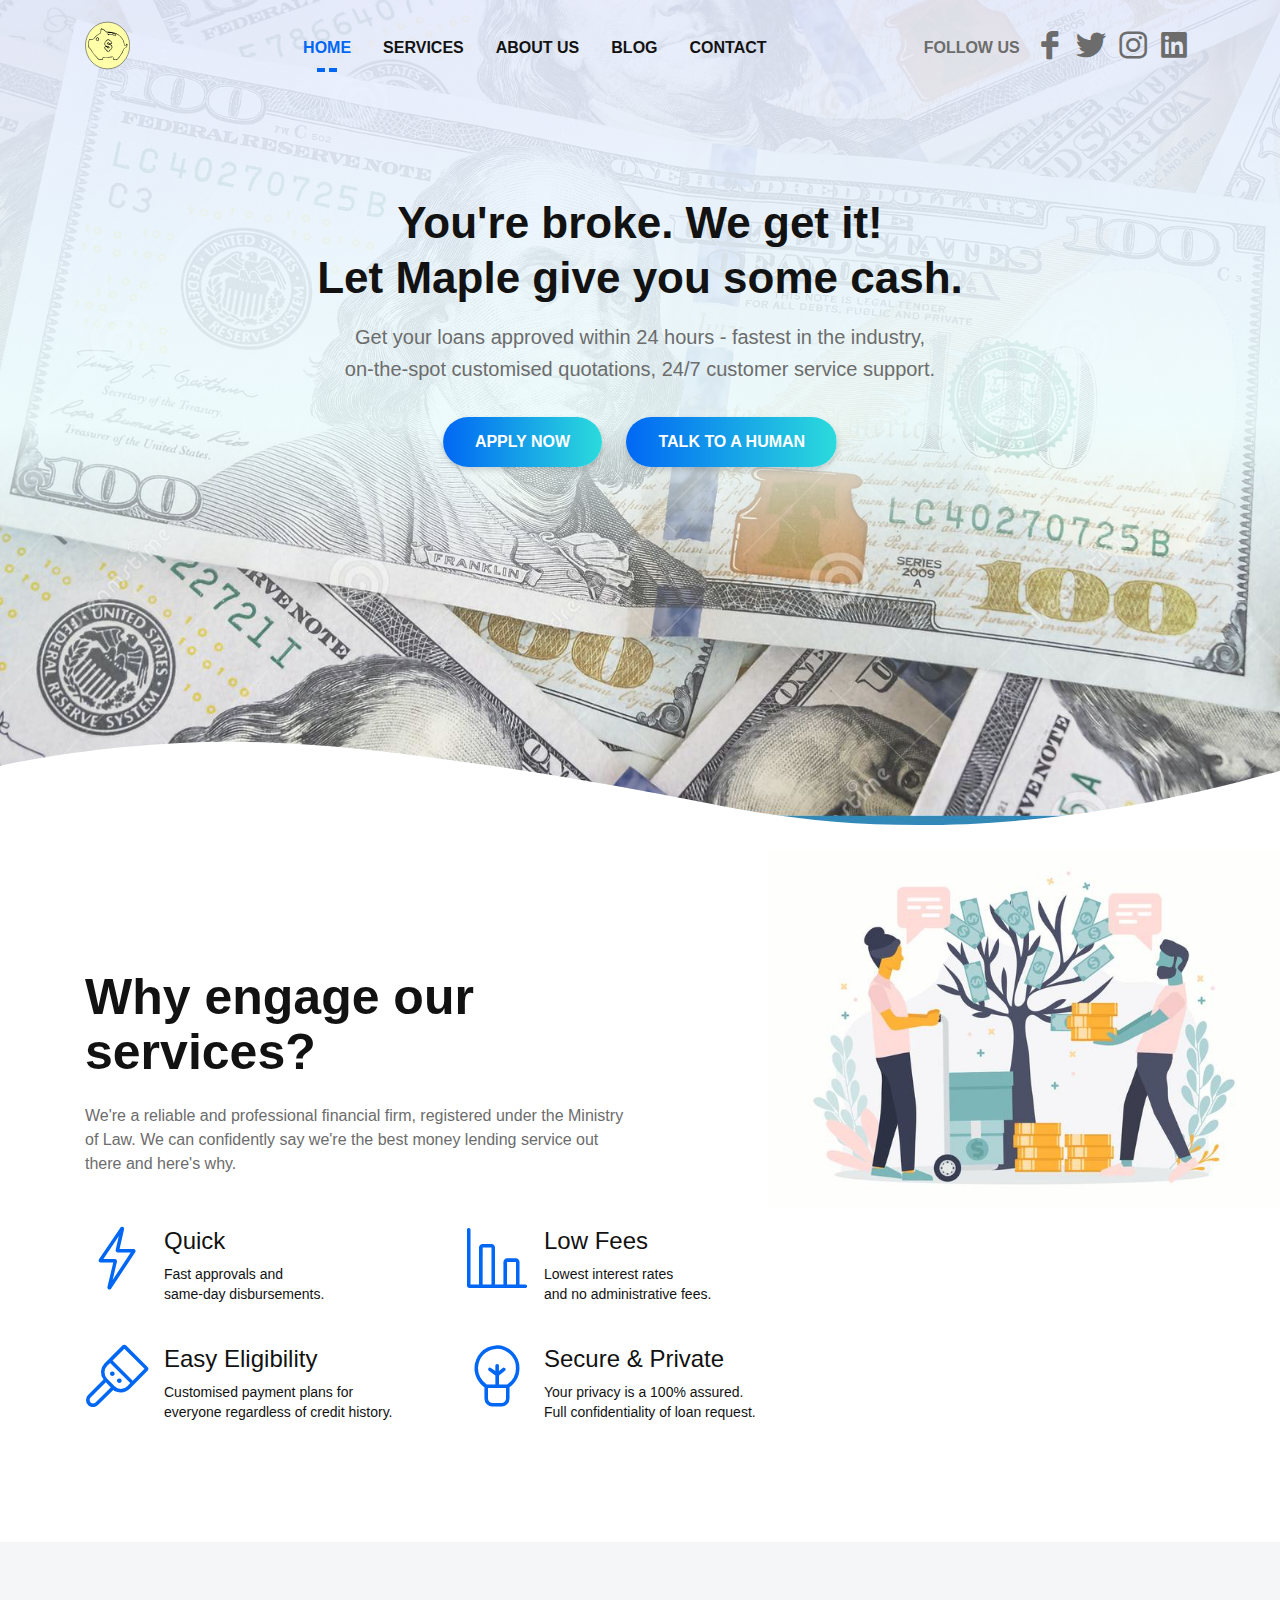
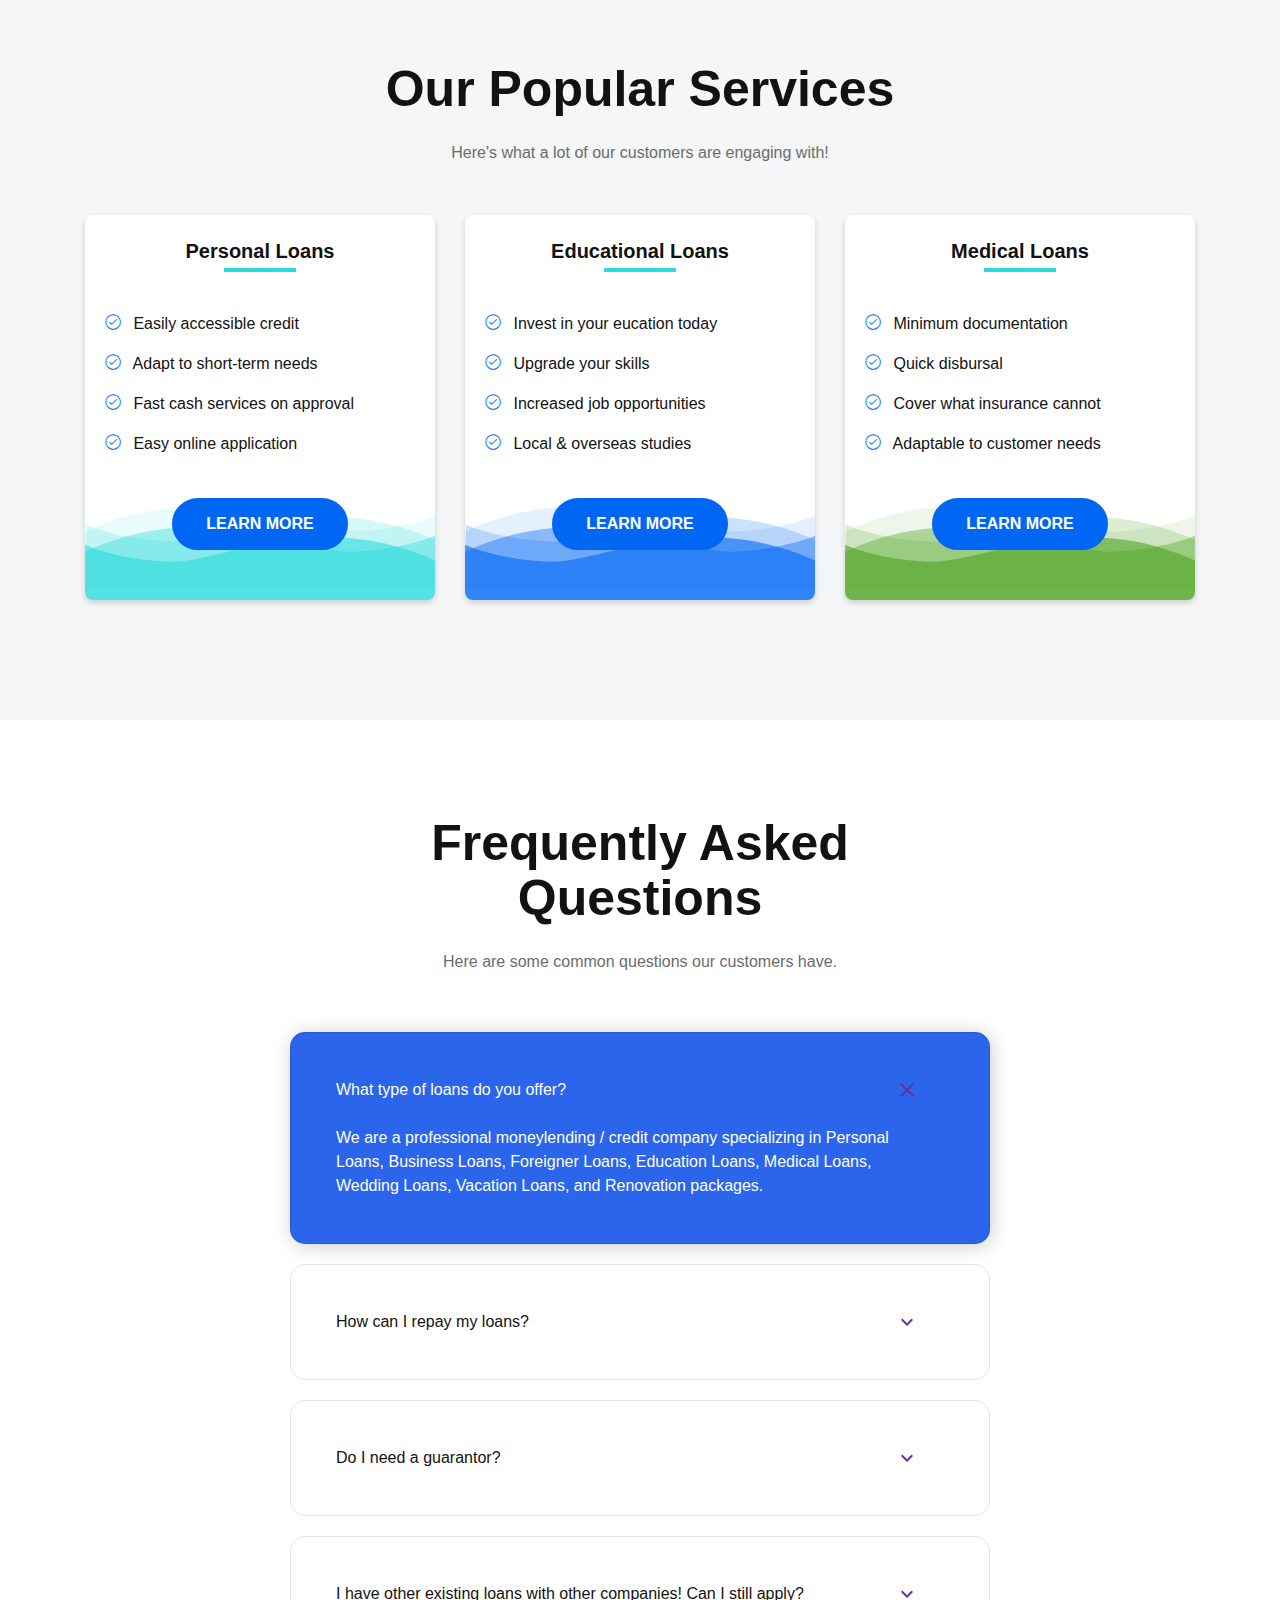
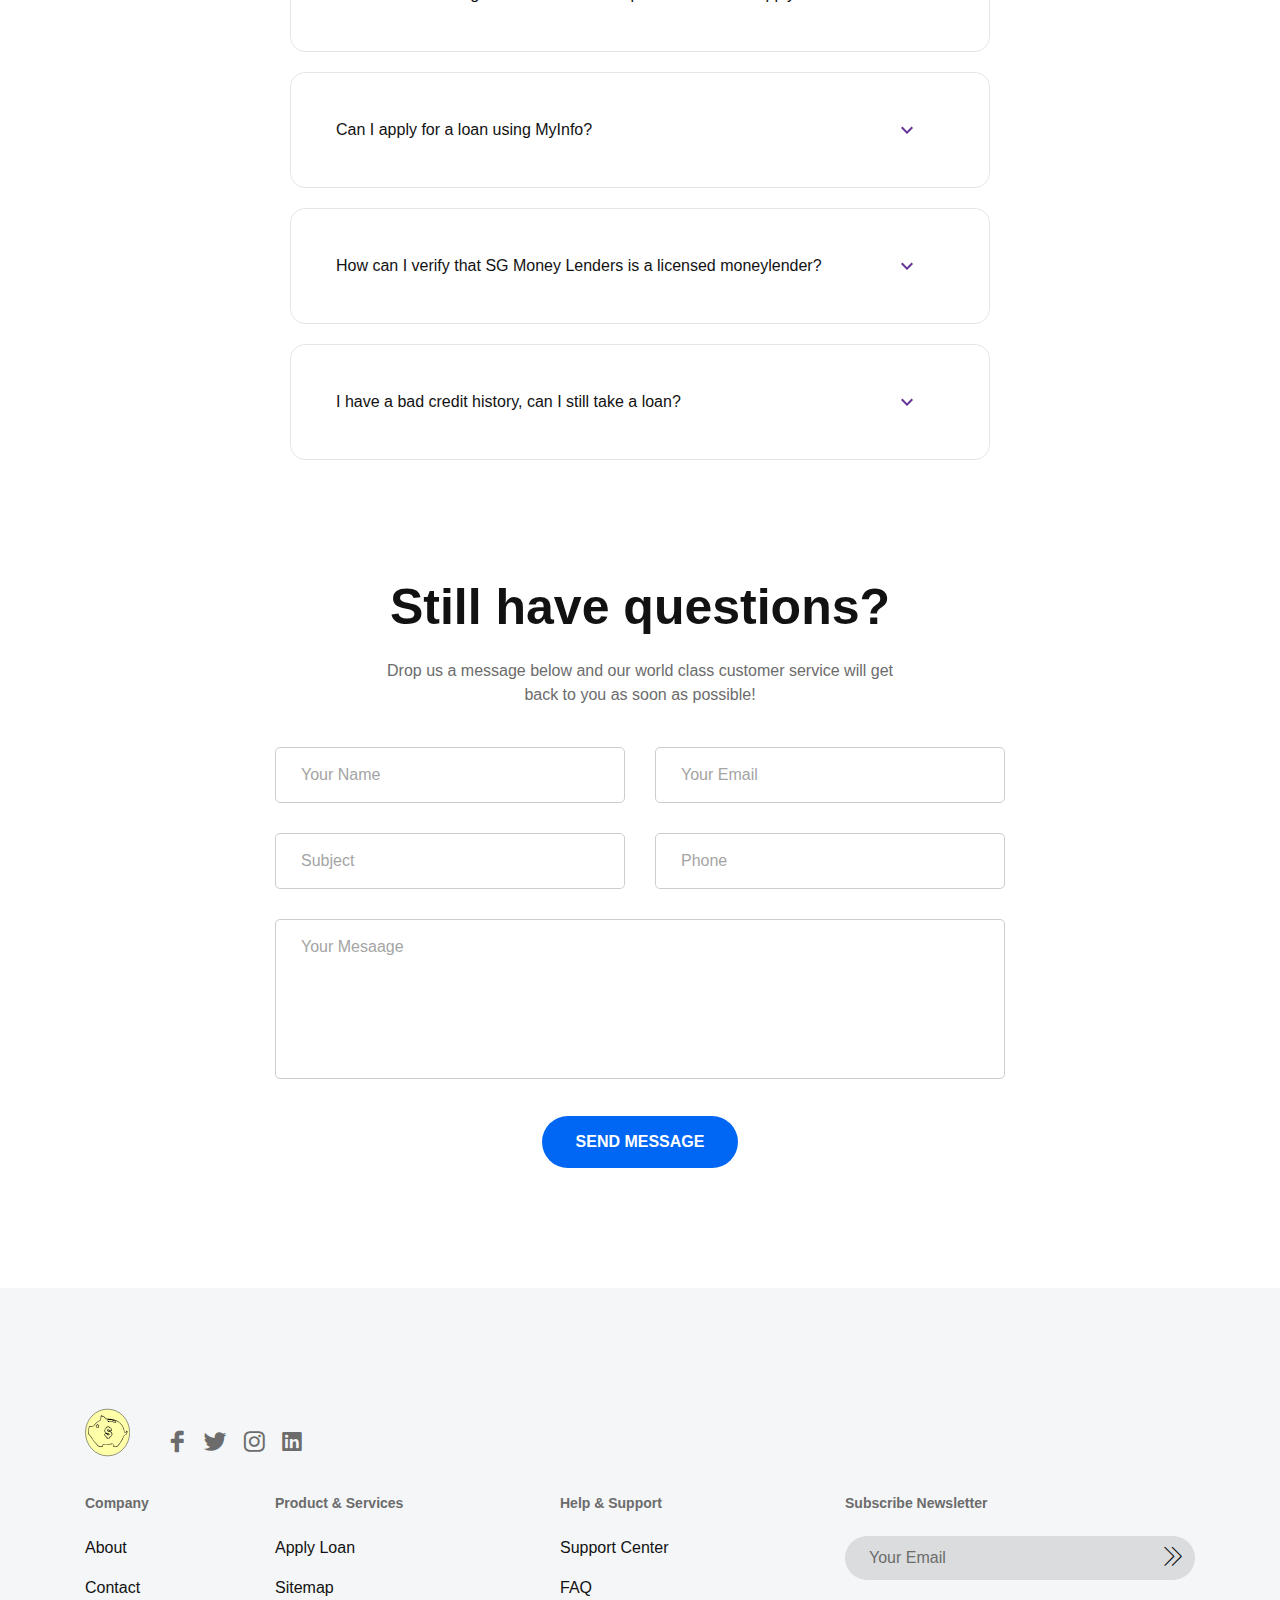
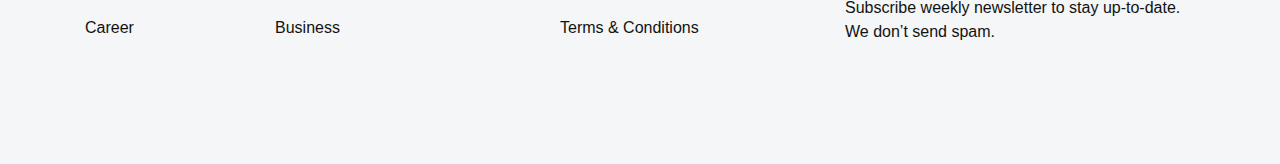
<file: index.html>
<!doctype html>
<html lang="en">

<!-- Copyright Swapnil Bapat 2023 -->
<!-- Visit 'github.com/swapsmax/sg-money-lender' for latest project files. -->

<head>

    <!--====== Required meta tags ======-->
    <meta charset="utf-8">
    <meta http-equiv="x-ua-compatible" content="ie=edge">
    <meta name="description" content="">
    <meta name="viewport" content="width=device-width, initial-scale=1, shrink-to-fit=yes">

    <!--====== Title ======-->
    <title>Maple Lending</title>

    <!--====== Favicon Icon ======-->
    <link rel="shortcut icon" href="assets/images/logo.svg" type="image/svg">

    <!--====== Bootstrap css ======-->
    <link rel="stylesheet" href="assets/css/bootstrap.min.css">

    <!--====== Line Icons css ======-->
    <link rel="stylesheet" href="assets/css/LineIcons.css">

    <!--====== Magnific Popup css ======-->
    <link rel="stylesheet" href="assets/css/magnific-popup.css">

    <!--====== Default css ======-->
    <link rel="stylesheet" href="assets/css/default.css">

    <!--====== Style css ======-->
    <link rel="stylesheet" href="assets/css/style.css">


</head>

<body>

    <!--====== HEADER PART START ======-->

    <header class="header-area">
        <div class="navgition navgition-transparent">
            <div class="container">
                <div class="row">
                    <div class="col-lg-12">
                        <nav class="navbar navbar-expand-lg">
                            <a class="navbar-brand" href="#">
                                <img src="assets/images/logo1.svg" alt="Logo" width="45" height="40%">
                            </a>

                            <button class="navbar-toggler" type="button" data-toggle="collapse" data-target="#navbarOne" aria-controls="navbarOne" aria-expanded="false" aria-label="Toggle navigation">
                                <span class="toggler-icon"></span>
                                <span class="toggler-icon"></span>
                                <span class="toggler-icon"></span>
                            </button>

                            <div class="collapse navbar-collapse sub-menu-bar" id="navbarOne">
                                <ul class="navbar-nav m-auto">
                                    <li class="nav-item active">
                                        <a class="page-scroll" href="#home">HOME</a>
                                    </li>
                                    <li class="nav-item">
                                        <a class="page-scroll" href="services.html">SERVICES</a>
                                    </li>
                                    <li class="nav-item">
                                        <a class="page-scroll" href="#aboutus">ABOUT US</a>
                                    </li>
                                    <li class="nav-item">
                                        <a class="page-scroll" href="blog.html">BLOG</a>
                                    </li>
                                    <li class="nav-item">
                                        <a class="page-scroll" href="#contacts">CONTACT</a>
                                    </li>
                                    
                                </ul>
                            </div>

                            <div class="navbar-social d-none d-sm-flex align-items-center">
                                <span>FOLLOW US</span>
                                <ul>
                                    <li><a href="#"><i class="lni-facebook-filled"></i></a></li>
                                    <li><a href="#"><i class="lni-twitter-original"></i></a></li>
                                    <li><a href="#"><i class="lni-instagram-original"></i></a></li>
                                    <li><a href="#"><i class="lni-linkedin-original"></i></a></li>                                  
                                </ul>
                            </div>
                        </nav> <!-- navbar -->
                    </div>
                </div> <!-- row -->
            </div> <!-- container -->
        </div> <!-- navgition -->

        <div id="home" class="header-hero bg_cover" style="background-image: url(assets/images/header-bg.jpg)">
            <div class="container">
                <div class="row justify-content-center">
                    <div class="col-xl-8 col-lg-10">
                        <div class="header-content text-center">
                            <h3 class="header-title">You're broke. We get it! <br>Let Maple give you some cash.</h3>
                            <p class="text">Get your loans approved within 24 hours - fastest in the industry,<br> on-the-spot customised quotations, 24/7 customer service support.</p>
                            <ul class="header-btn">
                                <li><a class="main-btn btn-one" href="services.html#contact">APPLY NOW</a></li>
                                <li><a class="main-btn btn-one" href="#contact">TALK TO A HUMAN</a></li>
                            </ul>
                        </div> <!-- header content -->
                    </div>
                </div> <!-- row -->
            </div> <!-- container -->
            <div class="header-shape">
                <img src="assets/images/header-shape.svg" alt="shape">
            </div>
        </div> <!-- header content -->
    </header>

    <!--====== HEADER PART ENDS ======-->

    <!--====== SERVICES PART START ======-->

    <section id="service" class="services-area">
        <div class="container">
            <div class="row">
                <div class="col-lg-6">
                    <div class="section-title pb-10">
                        <h4 class="title">Why engage our services?</h4>
                        <p class="text">We're a reliable and professional financial firm, registered under the Ministry of Law. We can confidently say we're the best money lending service out there and here's why.</p>
                    </div> <!-- section title -->
                </div>
            </div> <!-- row -->
            <div class="row">
                <div class="col-lg-8">
                    <div class="row">
                        <div class="col-md-6">
                            <div class="services-content mt-40 d-sm-flex">
                                <div class="services-icon">
                                    <i class="lni-bolt"></i>
                                </div>
                                <div class="services-content media-body">
                                    <h4 class="services-title">Quick</h4>
                                    <p class="text">Fast approvals and</br> same-day disbursements.</p>
                                </div>
                            </div> <!-- services content -->
                        </div>
                        <div class="col-md-6">
                            <div class="services-content mt-40 d-sm-flex">
                                <div class="services-icon">
                                    <i class="lni-bar-chart"></i>
                                </div>
                                <div class="services-content media-body">
                                    <h4 class="services-title">Low Fees</h4>
                                    <p class="text">Lowest interest rates</br> and no administrative fees.</p>
                                </div>
                            </div> <!-- services content -->
                        </div>
                        <div class="col-md-6">
                            <div class="services-content mt-40 d-sm-flex">
                                <div class="services-icon">
                                    <i class="lni-brush"></i>
                                </div>
                                <div class="services-content media-body">
                                    <h4 class="services-title">Easy Eligibility</h4>
                                    <p class="text">Customised payment plans for</br> everyone regardless of credit history.</p>
                                </div>
                            </div> <!-- services content -->
                        </div>
                        <div class="col-md-6">
                            <div class="services-content mt-40 d-sm-flex">
                                <div class="services-icon">
                                    <i class="lni-bulb"></i>
                                </div>
                                <div class="services-content media-body">
                                    <h4 class="services-title">Secure & Private</h4>
                                    <p class="text">Your privacy is a 100% assured.</br> Full confidentiality of loan request.</p>
                                </div>
                            </div> <!-- services content -->
                        </div>
                    </div> <!-- row -->
                </div> <!-- row -->
            </div> <!-- row -->
        </div> <!-- conteiner -->
        <div class="services-image d-lg-flex align-items-center">
            <div class="image">
                <img src="assets/images/services.png" alt="Services">
            </div>
        </div> <!-- services image -->
    </section>

    <!--====== SERVICES PART ENDS ======-->

    <!--====== POPULAR PART START ======-->

    <section id="pricing" class="pricing-area">
        <div class="container">
            <div class="row justify-content-center">
                <div class="col-lg-6">
                    <div class="section-title text-center pb-10">
                        <h4 class="title">Our Popular Services</h4>
                        <p class="text">Here's what a lot of our customers are engaging with!</p>
                    </div> <!-- section title -->
                </div>
            </div> <!-- row -->
            <div class="row justify-content-center">
                <div class="col-lg-4 col-md-7 col-sm-9">
                    <div class="single-pricing mt-40">
                        <div class="pricing-header text-center">
                            <h5 class="sub-title">Personal Loans</h5>
                            
                        </div>
                        <div class="pricing-list">
                            <ul>
                                <li><i class="lni-check-mark-circle"></i> Easily accessible credit</li>
                                <li><i class="lni-check-mark-circle"></i> Adapt to short-term needs</li>
                                <li><i class="lni-check-mark-circle"></i> Fast cash services on approval</li>
                                <li><i class="lni-check-mark-circle"></i> Easy online application</li>
                            </ul>
                        </div>
                        <div class="pricing-btn text-center">
                            <a class="main-btn" href="services.html">Learn More</a>
                        </div>
                        <div class="buttom-shape">
                            <svg id="Layer_1" data-name="Layer 1" xmlns="http://www.w3.org/2000/svg" viewBox="0 0 350 112.35"><defs><style>.color-1{fill:#2bdbdc;isolation:isolate;}.cls-1{opacity:0.1;}.cls-2{opacity:0.2;}.cls-3{opacity:0.4;}.cls-4{opacity:0.6;}</style></defs><title>bottom-part1</title><g id="bottom-part"><g id="Group_747" data-name="Group 747"><path id="Path_294" data-name="Path 294" class="cls-1 color-1" d="M0,24.21c120-55.74,214.32,2.57,267,0S349.18,7.4,349.18,7.4V82.35H0Z" transform="translate(0 0)"/><path id="Path_297" data-name="Path 297" class="cls-2 color-1" d="M350,34.21c-120-55.74-214.32,2.57-267,0S.82,17.4.82,17.4V92.35H350Z" transform="translate(0 0)"/><path id="Path_296" data-name="Path 296" class="cls-3 color-1" d="M0,44.21c120-55.74,214.32,2.57,267,0S349.18,27.4,349.18,27.4v74.95H0Z" transform="translate(0 0)"/><path id="Path_295" data-name="Path 295" class="cls-4 color-1" d="M349.17,54.21c-120-55.74-214.32,2.57-267,0S0,37.4,0,37.4v74.95H349.17Z" transform="translate(0 0)"/></g></g></svg>
                        </div>
                    </div> <!-- single pricing -->
                </div>
                
                <div class="col-lg-4 col-md-7 col-sm-9">
                    <div class="single-pricing mt-40">
                        <div class="pricing-header text-center">
                            <h5 class="sub-title">Educational Loans</h5>
                            
                        </div>
                        <div class="pricing-list">
                            <ul>
                                <li><i class="lni-check-mark-circle"></i> Invest in your eucation today</li>
                                <li><i class="lni-check-mark-circle"></i> Upgrade your skills</li>
                                <li><i class="lni-check-mark-circle"></i> Increased job opportunities</li>
                                <li><i class="lni-check-mark-circle"></i> Local & overseas studies</li>
                            </ul>
                        </div>
                        <div class="pricing-btn text-center">
                            <a class="main-btn" href="services.html">Learn More</a>
                        </div>
                        <div class="buttom-shape">
                            <svg id="Layer_1" data-name="Layer 1" xmlns="http://www.w3.org/2000/svg" viewBox="0 0 350 112.35"><defs><style>.color-2{fill:#0067f4;isolation:isolate;}.cls-1{opacity:0.1;}.cls-2{opacity:0.2;}.cls-3{opacity:0.4;}.cls-4{opacity:0.6;}</style></defs><title>bottom-part1</title><g id="bottom-part"><g id="Group_747" data-name="Group 747"><path id="Path_294" data-name="Path 294" class="cls-1 color-2" d="M0,24.21c120-55.74,214.32,2.57,267,0S349.18,7.4,349.18,7.4V82.35H0Z" transform="translate(0 0)"/><path id="Path_297" data-name="Path 297" class="cls-2 color-2" d="M350,34.21c-120-55.74-214.32,2.57-267,0S.82,17.4.82,17.4V92.35H350Z" transform="translate(0 0)"/><path id="Path_296" data-name="Path 296" class="cls-3 color-2" d="M0,44.21c120-55.74,214.32,2.57,267,0S349.18,27.4,349.18,27.4v74.95H0Z" transform="translate(0 0)"/><path id="Path_295" data-name="Path 295" class="cls-4 color-2" d="M349.17,54.21c-120-55.74-214.32,2.57-267,0S0,37.4,0,37.4v74.95H349.17Z" transform="translate(0 0)"/></g></g></svg>
                        </div>
                    </div> <!-- single pricing -->
                </div>
                
                <div class="col-lg-4 col-md-7 col-sm-9">
                    <div class="single-pricing mt-40">
                        <div class="pricing-header text-center">
                            <h5 class="sub-title">Medical Loans</h5>
                            
                        </div>
                        <div class="pricing-list">
                            <ul>
                                <li><i class="lni-check-mark-circle"></i> Minimum documentation</li>
                                <li><i class="lni-check-mark-circle"></i> Quick disbursal</li>
                                <li><i class="lni-check-mark-circle"></i> Cover what insurance cannot</li>
                                <li><i class="lni-check-mark-circle"></i> Adaptable to customer needs</li>
                            </ul>
                        </div>
                        <div class="pricing-btn text-center">
                            <a class="main-btn" href="services.html">Learn More</a>
                        </div>
                        <div class="buttom-shape">
                            <svg id="Layer_1" data-name="Layer 1" xmlns="http://www.w3.org/2000/svg" viewBox="0 0 350 112.35"><defs><style>.color-3{fill:#4da422;isolation:isolate;}.cls-1{opacity:0.1;}.cls-2{opacity:0.2;}.cls-3{opacity:0.4;}.cls-4{opacity:0.6;}</style></defs><title>bottom-part1</title><g id="bottom-part"><g id="Group_747" data-name="Group 747"><path id="Path_294" data-name="Path 294" class="cls-1 color-3" d="M0,24.21c120-55.74,214.32,2.57,267,0S349.18,7.4,349.18,7.4V82.35H0Z" transform="translate(0 0)"/><path id="Path_297" data-name="Path 297" class="cls-2 color-3" d="M350,34.21c-120-55.74-214.32,2.57-267,0S.82,17.4.82,17.4V92.35H350Z" transform="translate(0 0)"/><path id="Path_296" data-name="Path 296" class="cls-3 color-3" d="M0,44.21c120-55.74,214.32,2.57,267,0S349.18,27.4,349.18,27.4v74.95H0Z" transform="translate(0 0)"/><path id="Path_295" data-name="Path 295" class="cls-4 color-3" d="M349.17,54.21c-120-55.74-214.32,2.57-267,0S0,37.4,0,37.4v74.95H349.17Z" transform="translate(0 0)"/></g></g></svg>
                        </div>
                    </div> <!-- single pricing -->
                </div>
            </div> <!-- row -->
        </div> <!-- conteiner -->
    </section>

    <!--====== POPULAR PART ENDS ======-->


    <!--====== FAQ PART STARTS ======-->

    <section id="faq" class="faq-area">   
        <div class="container">
            <div class="row justify-content-center">
                <div class="col-lg-6">
                    <div class="section-title text-center pb-10">
                        <br><br><br><br><h4 class="title">Frequently Asked Questions</h4>
                        <p class="text">Here are some common questions our customers have.</p><br><br>
                    </div> <!-- section title -->
                </div>
            </div> <!-- row -->

            <div style="visibility: hidden; position: absolute; width: 0px; height: 0px;">
                <svg xmlns="http://www.w3.org/2000/svg">
                  <symbol viewBox="0 0 24 24" id="expand-more">
                    <path d="M16.59 8.59L12 13.17 7.41 8.59 6 10l6 6 6-6z"/><path d="M0 0h24v24H0z" fill="none"/>
                  </symbol>
                  <symbol viewBox="0 0 24 24" id="close">
                    <path d="M19 6.41L17.59 5 12 10.59 6.41 5 5 6.41 10.59 12 5 17.59 6.41 19 12 13.41 17.59 19 19 17.59 13.41 12z"/><path d="M0 0h24v24H0z" fill="none"/>
                  </symbol>
                </svg>
              </div>
              
              <details open>
                <summary>
                  What type of loans do you offer?
                  <svg class="control-icon control-icon-expand" width="24" height="24" role="presentation"><use xmlns:xlink="http://www.w3.org/1999/xlink" xlink:href="#expand-more" /></svg>
                  <svg class="control-icon control-icon-close" width="24" height="24" role="presentation"><use xmlns:xlink="http://www.w3.org/1999/xlink" xlink:href="#close" /></svg>
                </summary>
                <p><br>We are a professional moneylending / credit company specializing in Personal Loans, Business Loans, Foreigner Loans, Education Loans, Medical Loans, Wedding Loans, Vacation Loans, and Renovation packages.</p>
              </details>
              
              <details>
              
                <summary>
                  How can I repay my loans?
                  <svg class="control-icon control-icon-expand" width="24" height="24" role="presentation"><use xmlns:xlink="http://www.w3.org/1999/xlink" xlink:href="#expand-more" /></svg>
                  <svg class="control-icon control-icon-close" width="24" height="24" role="presentation"><use xmlns:xlink="http://www.w3.org/1999/xlink" xlink:href="#close" /></svg>
                </summary>
                <p><br>You can choose to repay your loan installments through ATM Transfers, ATM Deposits, Bank Deposits, or Internet Transfer to any of our local bank accounts. Alternatively, you can also do your loan repayments in cash or through cheques at our office.</p>
              </details>
              
              <details>
                <summary>
                  Do I need a guarantor?    
                  <svg class="control-icon control-icon-expand" width="24" height="24" role="presentation"><use xmlns:xlink="http://www.w3.org/1999/xlink" xlink:href="#expand-more" /></svg>
                  <svg class="control-icon control-icon-close" width="24" height="24" role="presentation"><use xmlns:xlink="http://www.w3.org/1999/xlink" xlink:href="#close" /></svg>
                </summary>
                <p><br>We do not need a guarantor for most cases however this will depend on the nature and amount of loans.</p>
              </details>

              <details>
                <summary>
                  I have other existing loans with other companies! Can I still apply?    
                  <svg class="control-icon control-icon-expand" width="24" height="24" role="presentation"><use xmlns:xlink="http://www.w3.org/1999/xlink" xlink:href="#expand-more" /></svg>
                  <svg class="control-icon control-icon-close" width="24" height="24" role="presentation"><use xmlns:xlink="http://www.w3.org/1999/xlink" xlink:href="#close" /></svg>
                </summary>
                <p><br>Yes, of course! You will always be welcomed at SG Money Lenders.<br><br>

                    Our experienced loan consultants will take pleasure in providing you with a structured loan plan based on your financial capacity. It is important that you provide an accurate account of your financial status so that we can assist you in the best possible way.</p>
              </details>

              <details>
                <summary>
                  Can I apply for a loan using MyInfo?    
                  <svg class="control-icon control-icon-expand" width="24" height="24" role="presentation"><use xmlns:xlink="http://www.w3.org/1999/xlink" xlink:href="#expand-more" /></svg>
                  <svg class="control-icon control-icon-close" width="24" height="24" role="presentation"><use xmlns:xlink="http://www.w3.org/1999/xlink" xlink:href="#close" /></svg>
                </summary>
                <p><br>Yes, you can apply for a loan via Myinfo. SG Money Lenders has synced our system with MyInfo and will be able to retrieve the necessary information for loan applications. Rest assured that we will only do it with your consent. Connecting to MyInfo, a government portal further proves the reliable of our company.</p>
              </details>

              <details>
                <summary>
                  How can I verify that SG Money Lenders is a licensed moneylender?    
                  <svg class="control-icon control-icon-expand" width="24" height="24" role="presentation"><use xmlns:xlink="http://www.w3.org/1999/xlink" xlink:href="#expand-more" /></svg>
                  <svg class="control-icon control-icon-close" width="24" height="24" role="presentation"><use xmlns:xlink="http://www.w3.org/1999/xlink" xlink:href="#close" /></svg>
                </summary>
                <p><br>You can refer to Ministry of Law's List Of Licensed Moneylenders for verification.<br><br>

                    We are also linked to SingPass's MyInfo, which is maintained by the Singapore government.</p>
              </details>

              <details>
                <summary>
                    I have a bad credit history, can I still take a loan?    
                  <svg class="control-icon control-icon-expand" width="24" height="24" role="presentation"><use xmlns:xlink="http://www.w3.org/1999/xlink" xlink:href="#expand-more" /></svg>
                  <svg class="control-icon control-icon-close" width="24" height="24" role="presentation"><use xmlns:xlink="http://www.w3.org/1999/xlink" xlink:href="#close" /></svg>
                </summary>
                <p><br>Yes, you can still apply for a loan with us. We have bad credit loans available.<br><br>

                    Not to worry, our professional loan officers will be able to help you. We will evaluate your financial health and advise you on the best loan plan.</p>
              </details>

        </div> <!-- conteiner -->
    </section> 

    <!--====== FAQ PART STARTS ======-->

    
    <!--====== CONTACT PART START ======-->

    <section id="contact" class="contact-area">
        <div class="container">
            <div class="row justify-content-center">
                <div class="col-lg-6">
                    <div class="section-title text-center pb-10">
                        <h4 class="title">Still have questions?</h4>
                        <p class="text">Drop us a message below and our world class customer service will get back to you as soon as possible!</p>
                    </div> <!-- section title -->
                </div>
            </div> <!-- row -->
            <div class="row justify-content-center">
                <div class="col-lg-8">
                    <div class="contact-form">
                        <form id="contact-form" action="assets/contact.php" method="post" data-toggle="validator">
                            <div class="row">
                                <div class="col-md-6">
                                    <div class="single-form form-group">
                                        <input type="text" name="name" placeholder="Your Name" data-error="Name is required." required="required">
                                        <div class="help-block with-errors"></div>
                                    </div> <!-- single form -->
                                </div>
                                <div class="col-md-6">
                                    <div class="single-form form-group">
                                        <input type="email" name="email" placeholder="Your Email" data-error="Valid email is required." required="required">
                                        <div class="help-block with-errors"></div>
                                    </div> <!-- single form -->
                                </div>
                                <div class="col-md-6">
                                    <div class="single-form form-group">
                                        <input type="text" name="subject" placeholder="Subject" data-error="Subject is required." required="required">
                                        <div class="help-block with-errors"></div>
                                    </div> <!-- single form -->
                                </div>
                                <div class="col-md-6">
                                    <div class="single-form form-group">
                                        <input type="text" name="phone" placeholder="Phone" data-error="Phone is required." required="required">
                                        <div class="help-block with-errors"></div>
                                    </div> <!-- single form -->
                                </div>
                                <div class="col-md-12">
                                    <div class="single-form form-group">
                                        <textarea placeholder="Your Mesaage" name="message" data-error="Please, leave us a message." required="required"></textarea>
                                        <div class="help-block with-errors"></div>
                                    </div> <!-- single form -->
                                </div>
                                <p class="form-message"></p>
                                <div class="col-md-12">
                                    <div class="single-form form-group text-center">
                                        <button type="submit" class="main-btn">send message</button>
                                    </div> <!-- single form -->
                                </div>
                            </div> <!-- row -->
                        </form>
                    </div> <!-- row -->
                </div>
            </div> <!-- row -->
        </div> <!-- conteiner -->
    </section>

    <!--====== CONTACT PART ENDS ======-->

    <!--====== FOOTER PART START ======-->

    <footer id="footer" class="footer-area">
        <div class="footer-widget">
            <div class="container">
                <div class="row">
                    <div class="col-lg-12">
                        <div class="footer-logo-support d-md-flex align-items-end justify-content-between">
                            <div class="footer-logo d-flex align-items-end">
                                <a class="mt-30" href="index.html"><img src="assets/images/logo1.svg" alt="Logo" width="45" height="40%"></a>

                                <ul class="social mt-30">
                                    <li><a href="#"><i class="lni-facebook-filled"></i></a></li>
                                    <li><a href="#"><i class="lni-twitter-original"></i></a></li>
                                    <li><a href="#"><i class="lni-instagram-original"></i></a></li>
                                    <li><a href="#"><i class="lni-linkedin-original"></i></a></li>
                                </ul>
                            </div> <!-- footer logo -->
                            
                        </div> <!-- footer logo support -->
                    </div>
                </div> <!-- row -->
                <div class="row">
                    <div class="col-lg-2 col-md-4 col-sm-6">
                        <div class="footer-link">
                            <h6 class="footer-title">Company</h6>
                            <ul>
                                <li><a href="#">About</a></li>
                                <li><a href="#">Contact</a></li>
                                <li><a href="#">Career</a></li>

                            </ul>
                        </div> <!-- footer link -->
                    </div>
                    <div class="col-lg-3 col-md-4 col-sm-6">
                        <div class="footer-link">
                            <h6 class="footer-title">Product & Services</h6>
                            <ul>
                                <li><a href="services.html#contact">Apply Loan</a></li>
                                <li><a href="#">Sitemap</a></li>
                                <li><a href="#">Business</a></li>
                            </ul>
                        </div> <!-- footer link -->
                    </div>
                    <div class="col-lg-3 col-md-4 col-sm-5">
                        <div class="footer-link">
                            <h6 class="footer-title">Help & Support</h6>
                            <ul>
                                <li><a href="#contact">Support Center</a></li>
                                <li><a href="#faq">FAQ</a></li>
                                <li><a href="#">Terms & Conditions</a></li>
                            </ul>
                        </div> <!-- footer link -->
                    </div>
                    <div class="col-lg-4 col-md-6 col-sm-7">
                        <div class="footer-newsletter">
                            <h6 class="footer-title">Subscribe Newsletter</h6>
                            <div class="newsletter">
                                <form action="#">
                                    <input type="text" placeholder="Your Email">
                                    <button type="submit"><i class="lni-angle-double-right"></i></button>
                                </form>
                            </div>
                            <p class="text">Subscribe weekly newsletter to stay up-to-date. We don’t send spam.</p>
                        </div> <!-- footer newsletter -->
                    </div>
                </div> <!-- row -->
            </div> <!-- container -->
        </div> <!-- footer widget -->
        
        
    </footer>

    <!--====== FOOTER PART ENDS ======-->

    <!--====== BACK TO TOP PART START ======-->

    <a class="back-to-top" href="#"><i class="lni-chevron-up"></i></a>

    <!--====== BACK TO TOP PART ENDS ======-->









    <!--====== jquery js ======-->
    <script src="assets/js/vendor/modernizr-3.6.0.min.js"></script>
    <script src="assets/js/vendor/jquery-1.12.4.min.js"></script>

    <!--====== Bootstrap js ======-->
    <script src="assets/js/bootstrap.min.js"></script>
    <script src="assets/js/popper.min.js"></script>

    <!--====== Scrolling Nav js ======-->
    <script src="assets/js/jquery.easing.min.js"></script>
    <script src="assets/js/scrolling-nav.js"></script>

    <!--====== Magnific Popup js ======-->
    <script src="assets/js/jquery.magnific-popup.min.js"></script>

    <!--====== Main js ======-->
    <script src="assets/js/main.js"></script>

</body>

</html>
</file>
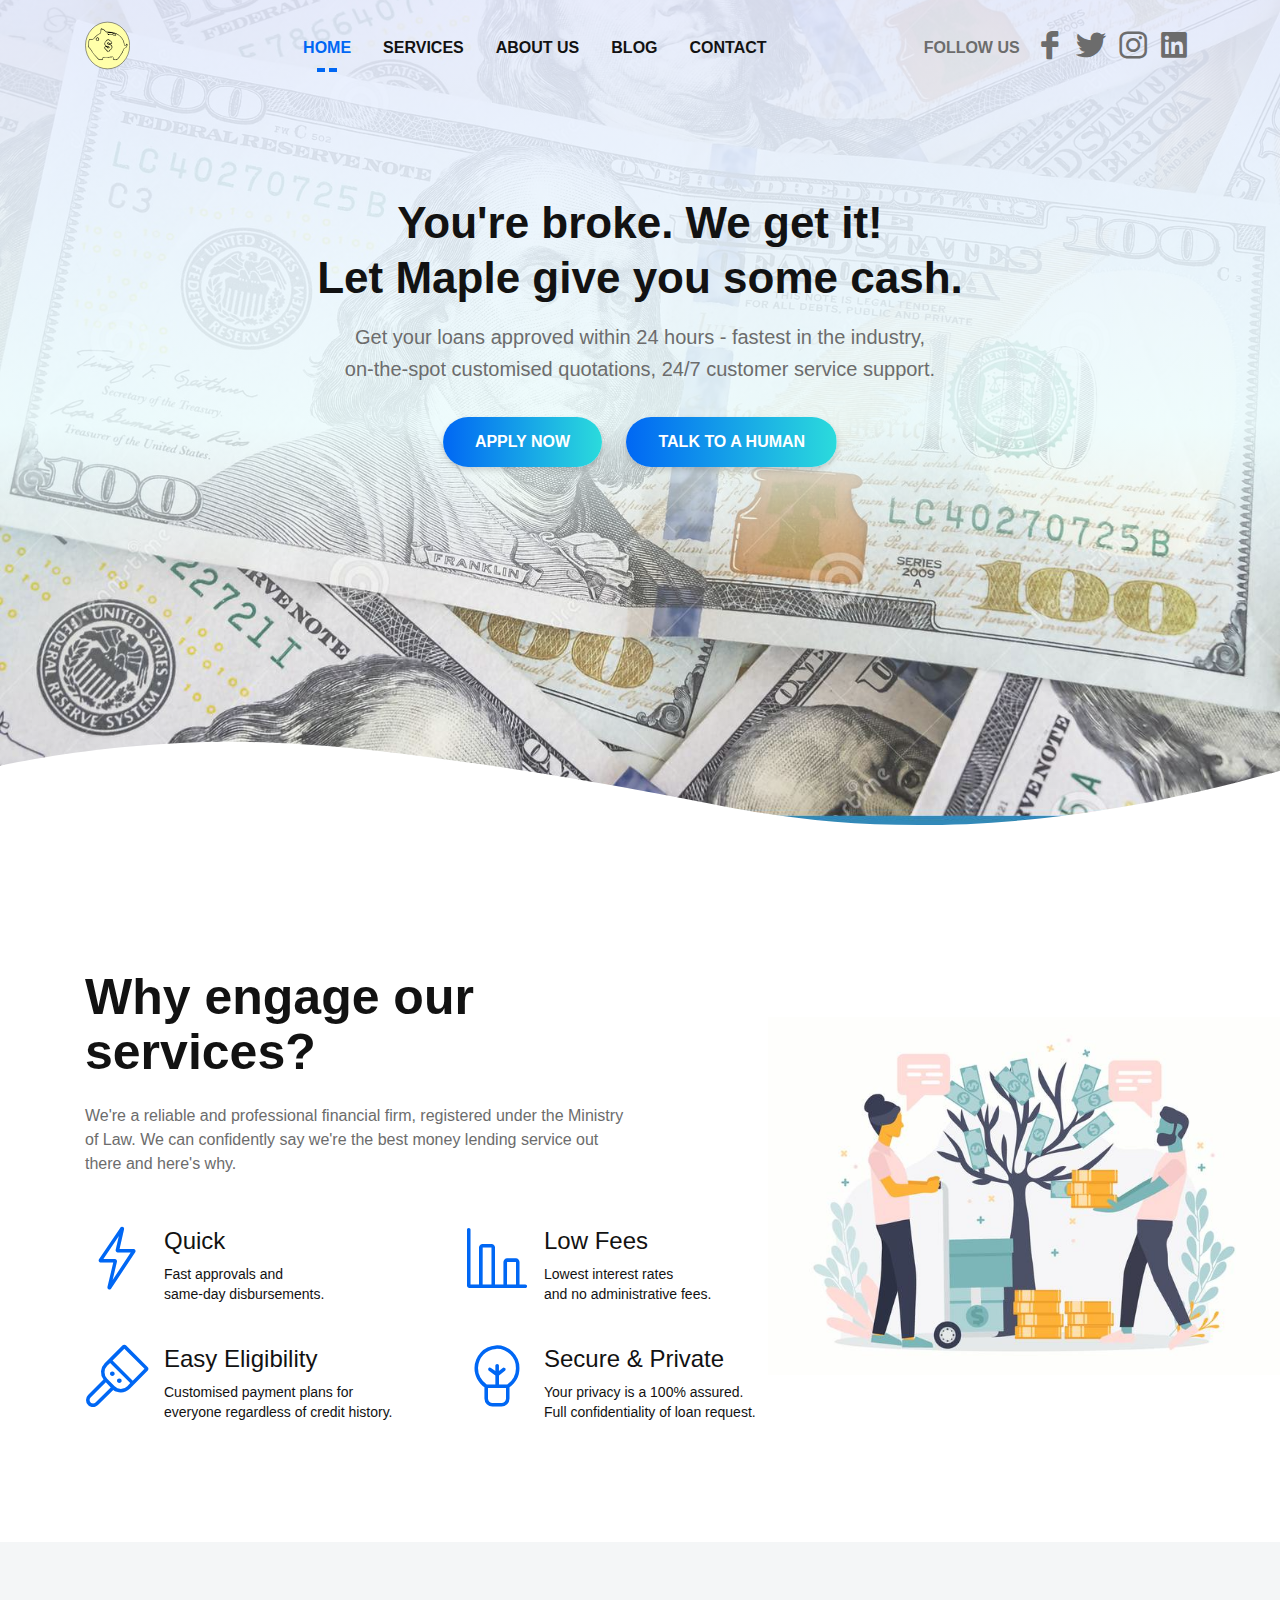
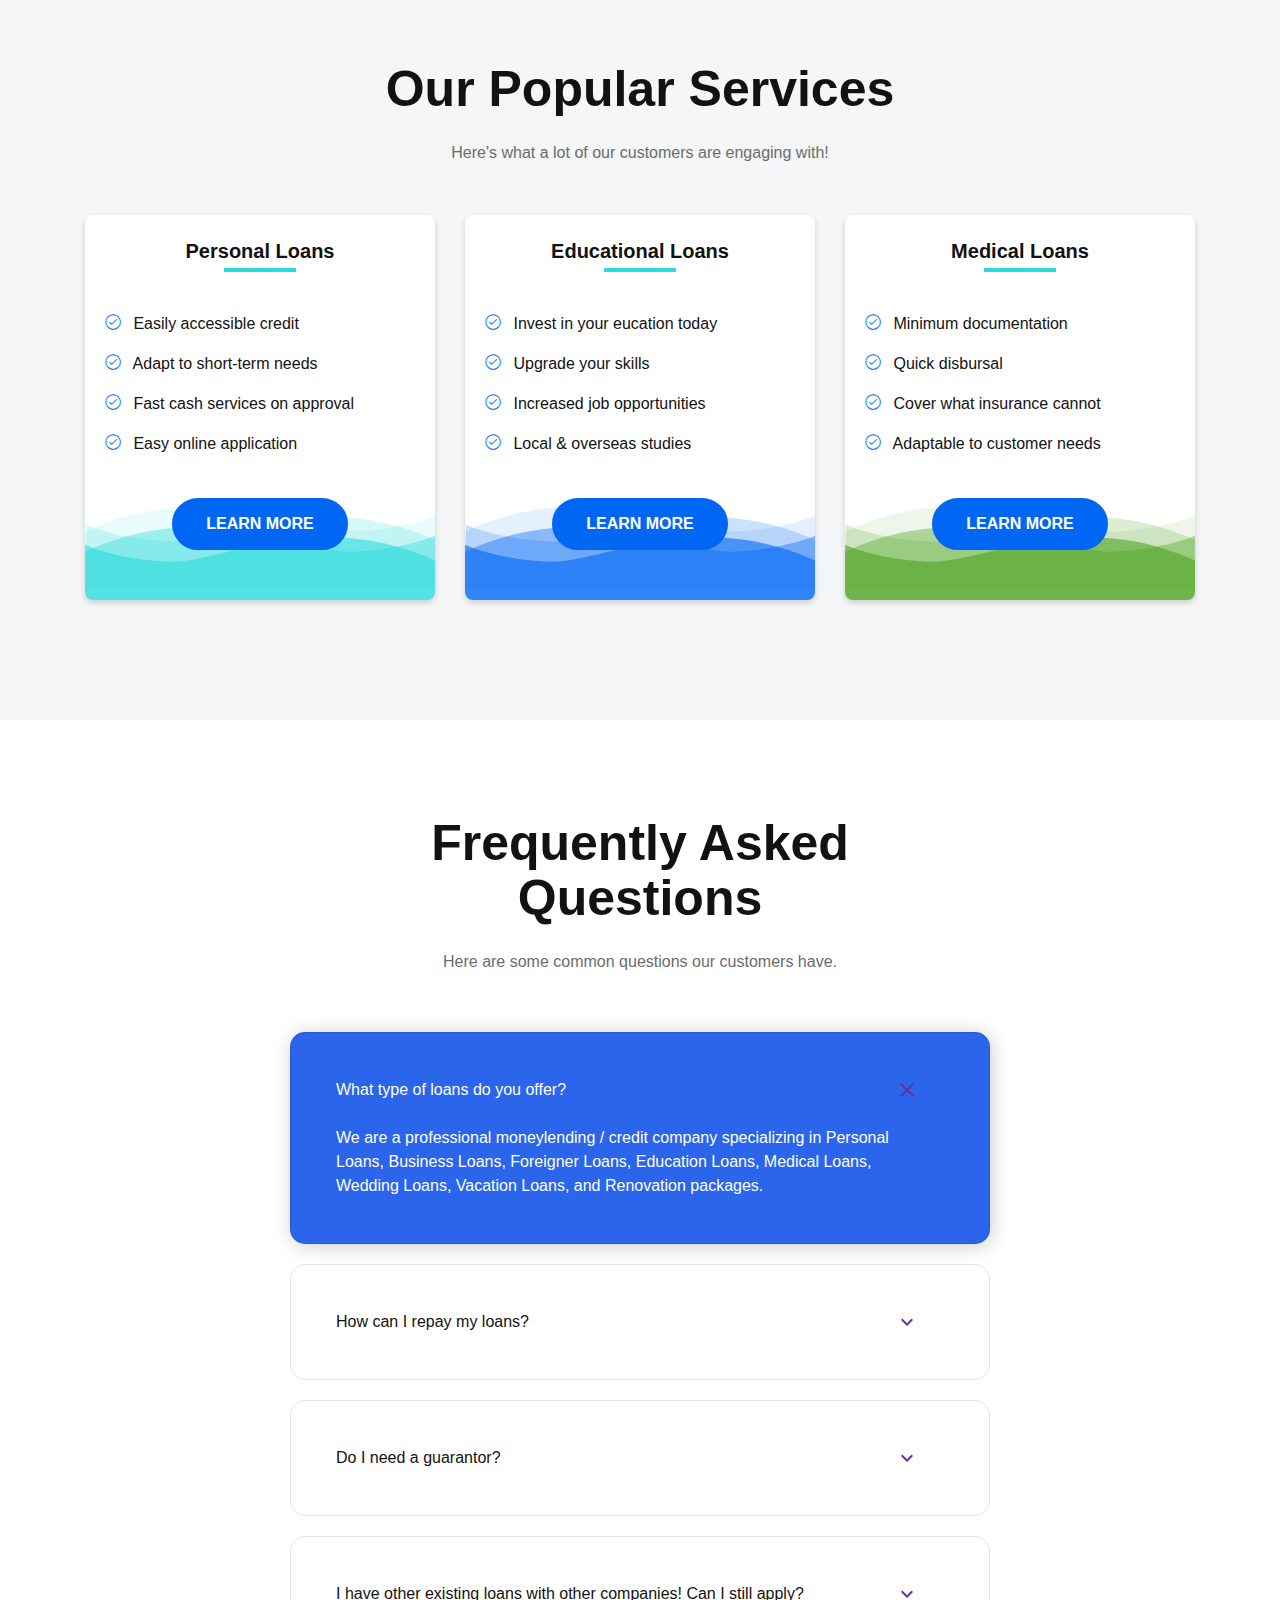
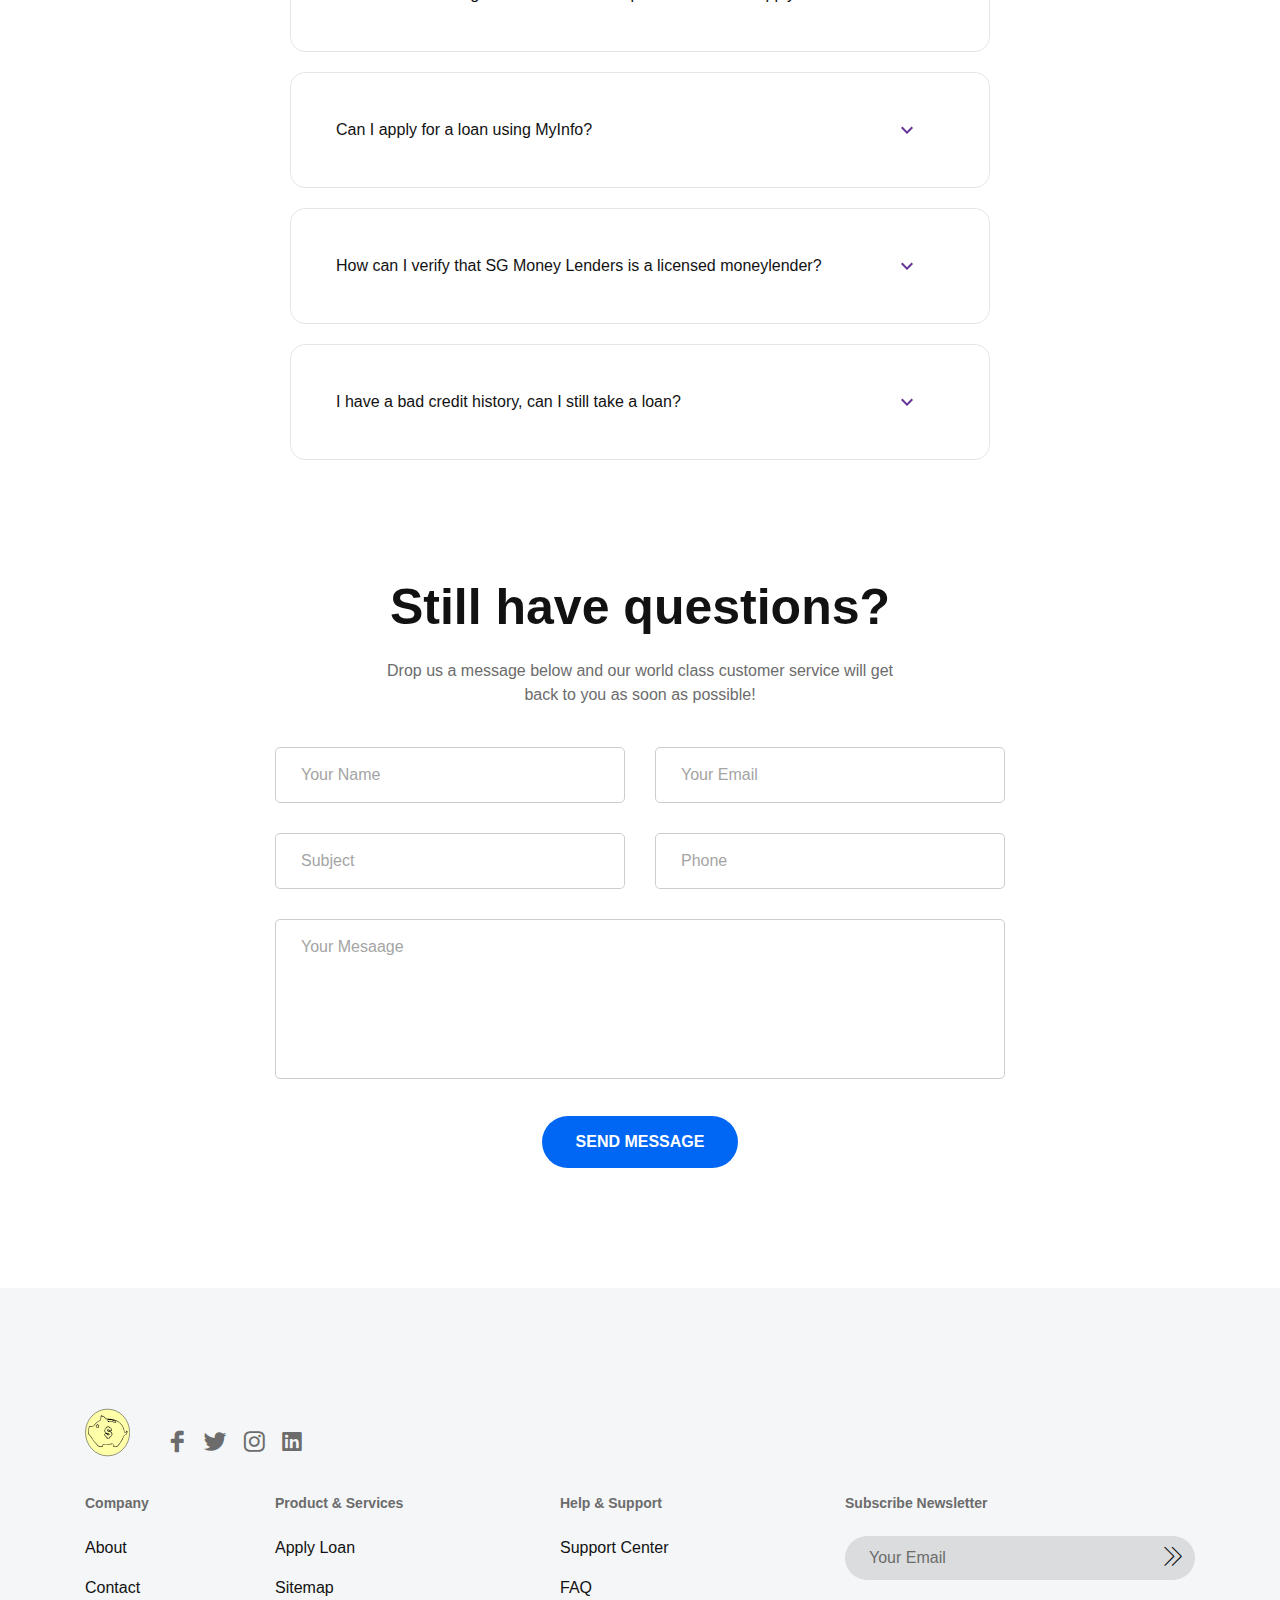
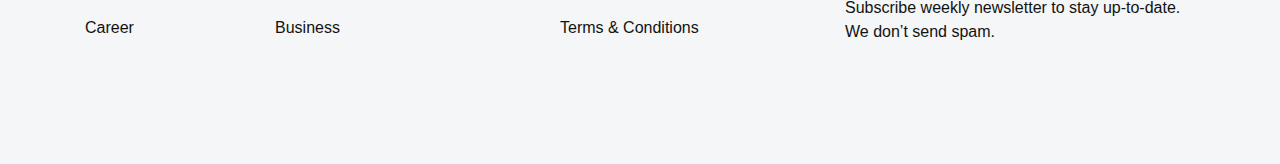
<file: sg-money-lender/index.html>
<!doctype html>
<html lang="en">

<!-- Copyright Swapnil Bapat 2023 -->
<!-- Visit 'github.com/swapsmax/sg-money-lender' for latest project files. -->

<head>

    <!--====== Required meta tags ======-->
    <meta charset="utf-8">
    <meta http-equiv="x-ua-compatible" content="ie=edge">
    <meta name="description" content="">
    <meta name="viewport" content="width=device-width, initial-scale=1, shrink-to-fit=no">

    <!--====== Title ======-->
    <title>Home | SG Money Lender</title>

    <!--====== Favicon Icon ======-->
    <link rel="shortcut icon" href="assets/images/logo.svg" type="image/svg">

    <!--====== Bootstrap css ======-->
    <link rel="stylesheet" href="assets/css/bootstrap.min.css">

    <!--====== Line Icons css ======-->
    <link rel="stylesheet" href="assets/css/LineIcons.css">

    <!--====== Magnific Popup css ======-->
    <link rel="stylesheet" href="assets/css/magnific-popup.css">

    <!--====== Default css ======-->
    <link rel="stylesheet" href="assets/css/default.css">

    <!--====== Style css ======-->
    <link rel="stylesheet" href="assets/css/style.css">


</head>

<body>

    <!--====== HEADER PART START ======-->

    <header class="header-area">
        <div class="navgition navgition-transparent">
            <div class="container">
                <div class="row">
                    <div class="col-lg-12">
                        <nav class="navbar navbar-expand-lg">
                            <a class="navbar-brand" href="#">
                                <img src="assets/images/logo.svg" alt="Logo" width="45" height="40%">
                            </a>

                            <button class="navbar-toggler" type="button" data-toggle="collapse" data-target="#navbarOne" aria-controls="navbarOne" aria-expanded="false" aria-label="Toggle navigation">
                                <span class="toggler-icon"></span>
                                <span class="toggler-icon"></span>
                                <span class="toggler-icon"></span>
                            </button>

                            <div class="collapse navbar-collapse sub-menu-bar" id="navbarOne">
                                <ul class="navbar-nav m-auto">
                                    <li class="nav-item active">
                                        <a class="page-scroll" href="#home">HOME</a>
                                    </li>
                                    <li class="nav-item">
                                        <a class="page-scroll" href="services.html">SERVICES</a>
                                    </li>
                                    <li class="nav-item">
                                        <a class="page-scroll" href="#aboutus">ABOUT US</a>
                                    </li>
                                    <li class="nav-item">
                                        <a class="page-scroll" href="blog.html">BLOG</a>
                                    </li>
                                    <li class="nav-item">
                                        <a class="page-scroll" href="#contacts">CONTACT</a>
                                    </li>
                                    
                                </ul>
                            </div>

                            <div class="navbar-social d-none d-sm-flex align-items-center">
                                <span>FOLLOW US</span>
                                <ul>
                                    <li><a href="#"><i class="lni-facebook-filled"></i></a></li>
                                    <li><a href="#"><i class="lni-twitter-original"></i></a></li>
                                    <li><a href="#"><i class="lni-instagram-original"></i></a></li>
                                    <li><a href="#"><i class="lni-linkedin-original"></i></a></li>                                  
                                </ul>
                            </div>
                        </nav> <!-- navbar -->
                    </div>
                </div> <!-- row -->
            </div> <!-- container -->
        </div> <!-- navgition -->

        <div id="home" class="header-hero bg_cover" style="background-image: url(assets/images/header-bg.jpg)">
            <div class="container">
                <div class="row justify-content-center">
                    <div class="col-xl-8 col-lg-10">
                        <div class="header-content text-center">
                            <h3 class="header-title">You're broke. We get it! <br>Let Maple give you some cash.</h3>
                            <p class="text">Get your loans approved within 24 hours - fastest in the industry,<br> on-the-spot customised quotations, 24/7 customer service support.</p>
                            <ul class="header-btn">
                                <li><a class="main-btn btn-one" href="services.html#contact">APPLY NOW</a></li>
                                <li><a class="main-btn btn-one" href="#contact">TALK TO A HUMAN</a></li>
                            </ul>
                        </div> <!-- header content -->
                    </div>
                </div> <!-- row -->
            </div> <!-- container -->
            <div class="header-shape">
                <img src="assets/images/header-shape.svg" alt="shape">
            </div>
        </div> <!-- header content -->
    </header>

    <!--====== HEADER PART ENDS ======-->

    <!--====== SERVICES PART START ======-->

    <section id="service" class="services-area">
        <div class="container">
            <div class="row">
                <div class="col-lg-6">
                    <div class="section-title pb-10">
                        <h4 class="title">Why engage our services?</h4>
                        <p class="text">We're a reliable and professional financial firm, registered under the Ministry of Law. We can confidently say we're the best money lending service out there and here's why.</p>
                    </div> <!-- section title -->
                </div>
            </div> <!-- row -->
            <div class="row">
                <div class="col-lg-8">
                    <div class="row">
                        <div class="col-md-6">
                            <div class="services-content mt-40 d-sm-flex">
                                <div class="services-icon">
                                    <i class="lni-bolt"></i>
                                </div>
                                <div class="services-content media-body">
                                    <h4 class="services-title">Quick</h4>
                                    <p class="text">Fast approvals and</br> same-day disbursements.</p>
                                </div>
                            </div> <!-- services content -->
                        </div>
                        <div class="col-md-6">
                            <div class="services-content mt-40 d-sm-flex">
                                <div class="services-icon">
                                    <i class="lni-bar-chart"></i>
                                </div>
                                <div class="services-content media-body">
                                    <h4 class="services-title">Low Fees</h4>
                                    <p class="text">Lowest interest rates</br> and no administrative fees.</p>
                                </div>
                            </div> <!-- services content -->
                        </div>
                        <div class="col-md-6">
                            <div class="services-content mt-40 d-sm-flex">
                                <div class="services-icon">
                                    <i class="lni-brush"></i>
                                </div>
                                <div class="services-content media-body">
                                    <h4 class="services-title">Easy Eligibility</h4>
                                    <p class="text">Customised payment plans for</br> everyone regardless of credit history.</p>
                                </div>
                            </div> <!-- services content -->
                        </div>
                        <div class="col-md-6">
                            <div class="services-content mt-40 d-sm-flex">
                                <div class="services-icon">
                                    <i class="lni-bulb"></i>
                                </div>
                                <div class="services-content media-body">
                                    <h4 class="services-title">Secure & Private</h4>
                                    <p class="text">Your privacy is a 100% assured.</br> Full confidentiality of loan request.</p>
                                </div>
                            </div> <!-- services content -->
                        </div>
                    </div> <!-- row -->
                </div> <!-- row -->
            </div> <!-- row -->
        </div> <!-- conteiner -->
        <div class="services-image d-lg-flex align-items-center">
            <div class="image">
                <img src="assets/images/services.png" alt="Services">
            </div>
        </div> <!-- services image -->
    </section>

    <!--====== SERVICES PART ENDS ======-->

    <!--====== POPULAR PART START ======-->

    <section id="pricing" class="pricing-area">
        <div class="container">
            <div class="row justify-content-center">
                <div class="col-lg-6">
                    <div class="section-title text-center pb-10">
                        <h4 class="title">Our Popular Services</h4>
                        <p class="text">Here's what a lot of our customers are engaging with!</p>
                    </div> <!-- section title -->
                </div>
            </div> <!-- row -->
            <div class="row justify-content-center">
                <div class="col-lg-4 col-md-7 col-sm-9">
                    <div class="single-pricing mt-40">
                        <div class="pricing-header text-center">
                            <h5 class="sub-title">Personal Loans</h5>
                            
                        </div>
                        <div class="pricing-list">
                            <ul>
                                <li><i class="lni-check-mark-circle"></i> Easily accessible credit</li>
                                <li><i class="lni-check-mark-circle"></i> Adapt to short-term needs</li>
                                <li><i class="lni-check-mark-circle"></i> Fast cash services on approval</li>
                                <li><i class="lni-check-mark-circle"></i> Easy online application</li>
                            </ul>
                        </div>
                        <div class="pricing-btn text-center">
                            <a class="main-btn" href="services.html">Learn More</a>
                        </div>
                        <div class="buttom-shape">
                            <svg id="Layer_1" data-name="Layer 1" xmlns="http://www.w3.org/2000/svg" viewBox="0 0 350 112.35"><defs><style>.color-1{fill:#2bdbdc;isolation:isolate;}.cls-1{opacity:0.1;}.cls-2{opacity:0.2;}.cls-3{opacity:0.4;}.cls-4{opacity:0.6;}</style></defs><title>bottom-part1</title><g id="bottom-part"><g id="Group_747" data-name="Group 747"><path id="Path_294" data-name="Path 294" class="cls-1 color-1" d="M0,24.21c120-55.74,214.32,2.57,267,0S349.18,7.4,349.18,7.4V82.35H0Z" transform="translate(0 0)"/><path id="Path_297" data-name="Path 297" class="cls-2 color-1" d="M350,34.21c-120-55.74-214.32,2.57-267,0S.82,17.4.82,17.4V92.35H350Z" transform="translate(0 0)"/><path id="Path_296" data-name="Path 296" class="cls-3 color-1" d="M0,44.21c120-55.74,214.32,2.57,267,0S349.18,27.4,349.18,27.4v74.95H0Z" transform="translate(0 0)"/><path id="Path_295" data-name="Path 295" class="cls-4 color-1" d="M349.17,54.21c-120-55.74-214.32,2.57-267,0S0,37.4,0,37.4v74.95H349.17Z" transform="translate(0 0)"/></g></g></svg>
                        </div>
                    </div> <!-- single pricing -->
                </div>
                
                <div class="col-lg-4 col-md-7 col-sm-9">
                    <div class="single-pricing mt-40">
                        <div class="pricing-header text-center">
                            <h5 class="sub-title">Educational Loans</h5>
                            
                        </div>
                        <div class="pricing-list">
                            <ul>
                                <li><i class="lni-check-mark-circle"></i> Invest in your eucation today</li>
                                <li><i class="lni-check-mark-circle"></i> Upgrade your skills</li>
                                <li><i class="lni-check-mark-circle"></i> Increased job opportunities</li>
                                <li><i class="lni-check-mark-circle"></i> Local & overseas studies</li>
                            </ul>
                        </div>
                        <div class="pricing-btn text-center">
                            <a class="main-btn" href="services.html">Learn More</a>
                        </div>
                        <div class="buttom-shape">
                            <svg id="Layer_1" data-name="Layer 1" xmlns="http://www.w3.org/2000/svg" viewBox="0 0 350 112.35"><defs><style>.color-2{fill:#0067f4;isolation:isolate;}.cls-1{opacity:0.1;}.cls-2{opacity:0.2;}.cls-3{opacity:0.4;}.cls-4{opacity:0.6;}</style></defs><title>bottom-part1</title><g id="bottom-part"><g id="Group_747" data-name="Group 747"><path id="Path_294" data-name="Path 294" class="cls-1 color-2" d="M0,24.21c120-55.74,214.32,2.57,267,0S349.18,7.4,349.18,7.4V82.35H0Z" transform="translate(0 0)"/><path id="Path_297" data-name="Path 297" class="cls-2 color-2" d="M350,34.21c-120-55.74-214.32,2.57-267,0S.82,17.4.82,17.4V92.35H350Z" transform="translate(0 0)"/><path id="Path_296" data-name="Path 296" class="cls-3 color-2" d="M0,44.21c120-55.74,214.32,2.57,267,0S349.18,27.4,349.18,27.4v74.95H0Z" transform="translate(0 0)"/><path id="Path_295" data-name="Path 295" class="cls-4 color-2" d="M349.17,54.21c-120-55.74-214.32,2.57-267,0S0,37.4,0,37.4v74.95H349.17Z" transform="translate(0 0)"/></g></g></svg>
                        </div>
                    </div> <!-- single pricing -->
                </div>
                
                <div class="col-lg-4 col-md-7 col-sm-9">
                    <div class="single-pricing mt-40">
                        <div class="pricing-header text-center">
                            <h5 class="sub-title">Medical Loans</h5>
                            
                        </div>
                        <div class="pricing-list">
                            <ul>
                                <li><i class="lni-check-mark-circle"></i> Minimum documentation</li>
                                <li><i class="lni-check-mark-circle"></i> Quick disbursal</li>
                                <li><i class="lni-check-mark-circle"></i> Cover what insurance cannot</li>
                                <li><i class="lni-check-mark-circle"></i> Adaptable to customer needs</li>
                            </ul>
                        </div>
                        <div class="pricing-btn text-center">
                            <a class="main-btn" href="services.html">Learn More</a>
                        </div>
                        <div class="buttom-shape">
                            <svg id="Layer_1" data-name="Layer 1" xmlns="http://www.w3.org/2000/svg" viewBox="0 0 350 112.35"><defs><style>.color-3{fill:#4da422;isolation:isolate;}.cls-1{opacity:0.1;}.cls-2{opacity:0.2;}.cls-3{opacity:0.4;}.cls-4{opacity:0.6;}</style></defs><title>bottom-part1</title><g id="bottom-part"><g id="Group_747" data-name="Group 747"><path id="Path_294" data-name="Path 294" class="cls-1 color-3" d="M0,24.21c120-55.74,214.32,2.57,267,0S349.18,7.4,349.18,7.4V82.35H0Z" transform="translate(0 0)"/><path id="Path_297" data-name="Path 297" class="cls-2 color-3" d="M350,34.21c-120-55.74-214.32,2.57-267,0S.82,17.4.82,17.4V92.35H350Z" transform="translate(0 0)"/><path id="Path_296" data-name="Path 296" class="cls-3 color-3" d="M0,44.21c120-55.74,214.32,2.57,267,0S349.18,27.4,349.18,27.4v74.95H0Z" transform="translate(0 0)"/><path id="Path_295" data-name="Path 295" class="cls-4 color-3" d="M349.17,54.21c-120-55.74-214.32,2.57-267,0S0,37.4,0,37.4v74.95H349.17Z" transform="translate(0 0)"/></g></g></svg>
                        </div>
                    </div> <!-- single pricing -->
                </div>
            </div> <!-- row -->
        </div> <!-- conteiner -->
    </section>

    <!--====== POPULAR PART ENDS ======-->


    <!--====== FAQ PART STARTS ======-->

    <section id="faq" class="faq-area">   
        <div class="container">
            <div class="row justify-content-center">
                <div class="col-lg-6">
                    <div class="section-title text-center pb-10">
                        <br><br><br><br><h4 class="title">Frequently Asked Questions</h4>
                        <p class="text">Here are some common questions our customers have.</p><br><br>
                    </div> <!-- section title -->
                </div>
            </div> <!-- row -->

            <div style="visibility: hidden; position: absolute; width: 0px; height: 0px;">
                <svg xmlns="http://www.w3.org/2000/svg">
                  <symbol viewBox="0 0 24 24" id="expand-more">
                    <path d="M16.59 8.59L12 13.17 7.41 8.59 6 10l6 6 6-6z"/><path d="M0 0h24v24H0z" fill="none"/>
                  </symbol>
                  <symbol viewBox="0 0 24 24" id="close">
                    <path d="M19 6.41L17.59 5 12 10.59 6.41 5 5 6.41 10.59 12 5 17.59 6.41 19 12 13.41 17.59 19 19 17.59 13.41 12z"/><path d="M0 0h24v24H0z" fill="none"/>
                  </symbol>
                </svg>
              </div>
              
              <details open>
                <summary>
                  What type of loans do you offer?
                  <svg class="control-icon control-icon-expand" width="24" height="24" role="presentation"><use xmlns:xlink="http://www.w3.org/1999/xlink" xlink:href="#expand-more" /></svg>
                  <svg class="control-icon control-icon-close" width="24" height="24" role="presentation"><use xmlns:xlink="http://www.w3.org/1999/xlink" xlink:href="#close" /></svg>
                </summary>
                <p><br>We are a professional moneylending / credit company specializing in Personal Loans, Business Loans, Foreigner Loans, Education Loans, Medical Loans, Wedding Loans, Vacation Loans, and Renovation packages.</p>
              </details>
              
              <details>
              
                <summary>
                  How can I repay my loans?
                  <svg class="control-icon control-icon-expand" width="24" height="24" role="presentation"><use xmlns:xlink="http://www.w3.org/1999/xlink" xlink:href="#expand-more" /></svg>
                  <svg class="control-icon control-icon-close" width="24" height="24" role="presentation"><use xmlns:xlink="http://www.w3.org/1999/xlink" xlink:href="#close" /></svg>
                </summary>
                <p><br>You can choose to repay your loan installments through ATM Transfers, ATM Deposits, Bank Deposits, or Internet Transfer to any of our local bank accounts. Alternatively, you can also do your loan repayments in cash or through cheques at our office.</p>
              </details>
              
              <details>
                <summary>
                  Do I need a guarantor?    
                  <svg class="control-icon control-icon-expand" width="24" height="24" role="presentation"><use xmlns:xlink="http://www.w3.org/1999/xlink" xlink:href="#expand-more" /></svg>
                  <svg class="control-icon control-icon-close" width="24" height="24" role="presentation"><use xmlns:xlink="http://www.w3.org/1999/xlink" xlink:href="#close" /></svg>
                </summary>
                <p><br>We do not need a guarantor for most cases however this will depend on the nature and amount of loans.</p>
              </details>

              <details>
                <summary>
                  I have other existing loans with other companies! Can I still apply?    
                  <svg class="control-icon control-icon-expand" width="24" height="24" role="presentation"><use xmlns:xlink="http://www.w3.org/1999/xlink" xlink:href="#expand-more" /></svg>
                  <svg class="control-icon control-icon-close" width="24" height="24" role="presentation"><use xmlns:xlink="http://www.w3.org/1999/xlink" xlink:href="#close" /></svg>
                </summary>
                <p><br>Yes, of course! You will always be welcomed at SG Money Lenders.<br><br>

                    Our experienced loan consultants will take pleasure in providing you with a structured loan plan based on your financial capacity. It is important that you provide an accurate account of your financial status so that we can assist you in the best possible way.</p>
              </details>

              <details>
                <summary>
                  Can I apply for a loan using MyInfo?    
                  <svg class="control-icon control-icon-expand" width="24" height="24" role="presentation"><use xmlns:xlink="http://www.w3.org/1999/xlink" xlink:href="#expand-more" /></svg>
                  <svg class="control-icon control-icon-close" width="24" height="24" role="presentation"><use xmlns:xlink="http://www.w3.org/1999/xlink" xlink:href="#close" /></svg>
                </summary>
                <p><br>Yes, you can apply for a loan via Myinfo. SG Money Lenders has synced our system with MyInfo and will be able to retrieve the necessary information for loan applications. Rest assured that we will only do it with your consent. Connecting to MyInfo, a government portal further proves the reliable of our company.</p>
              </details>

              <details>
                <summary>
                  How can I verify that SG Money Lenders is a licensed moneylender?    
                  <svg class="control-icon control-icon-expand" width="24" height="24" role="presentation"><use xmlns:xlink="http://www.w3.org/1999/xlink" xlink:href="#expand-more" /></svg>
                  <svg class="control-icon control-icon-close" width="24" height="24" role="presentation"><use xmlns:xlink="http://www.w3.org/1999/xlink" xlink:href="#close" /></svg>
                </summary>
                <p><br>You can refer to Ministry of Law's List Of Licensed Moneylenders for verification.<br><br>

                    We are also linked to SingPass's MyInfo, which is maintained by the Singapore government.</p>
              </details>

              <details>
                <summary>
                    I have a bad credit history, can I still take a loan?    
                  <svg class="control-icon control-icon-expand" width="24" height="24" role="presentation"><use xmlns:xlink="http://www.w3.org/1999/xlink" xlink:href="#expand-more" /></svg>
                  <svg class="control-icon control-icon-close" width="24" height="24" role="presentation"><use xmlns:xlink="http://www.w3.org/1999/xlink" xlink:href="#close" /></svg>
                </summary>
                <p><br>Yes, you can still apply for a loan with us. We have bad credit loans available.<br><br>

                    Not to worry, our professional loan officers will be able to help you. We will evaluate your financial health and advise you on the best loan plan.</p>
              </details>

        </div> <!-- conteiner -->
    </section> 

    <!--====== FAQ PART STARTS ======-->

    
    <!--====== CONTACT PART START ======-->

    <section id="contact" class="contact-area">
        <div class="container">
            <div class="row justify-content-center">
                <div class="col-lg-6">
                    <div class="section-title text-center pb-10">
                        <h4 class="title">Still have questions?</h4>
                        <p class="text">Drop us a message below and our world class customer service will get back to you as soon as possible!</p>
                    </div> <!-- section title -->
                </div>
            </div> <!-- row -->
            <div class="row justify-content-center">
                <div class="col-lg-8">
                    <div class="contact-form">
                        <form id="contact-form" action="assets/contact.php" method="post" data-toggle="validator">
                            <div class="row">
                                <div class="col-md-6">
                                    <div class="single-form form-group">
                                        <input type="text" name="name" placeholder="Your Name" data-error="Name is required." required="required">
                                        <div class="help-block with-errors"></div>
                                    </div> <!-- single form -->
                                </div>
                                <div class="col-md-6">
                                    <div class="single-form form-group">
                                        <input type="email" name="email" placeholder="Your Email" data-error="Valid email is required." required="required">
                                        <div class="help-block with-errors"></div>
                                    </div> <!-- single form -->
                                </div>
                                <div class="col-md-6">
                                    <div class="single-form form-group">
                                        <input type="text" name="subject" placeholder="Subject" data-error="Subject is required." required="required">
                                        <div class="help-block with-errors"></div>
                                    </div> <!-- single form -->
                                </div>
                                <div class="col-md-6">
                                    <div class="single-form form-group">
                                        <input type="text" name="phone" placeholder="Phone" data-error="Phone is required." required="required">
                                        <div class="help-block with-errors"></div>
                                    </div> <!-- single form -->
                                </div>
                                <div class="col-md-12">
                                    <div class="single-form form-group">
                                        <textarea placeholder="Your Mesaage" name="message" data-error="Please, leave us a message." required="required"></textarea>
                                        <div class="help-block with-errors"></div>
                                    </div> <!-- single form -->
                                </div>
                                <p class="form-message"></p>
                                <div class="col-md-12">
                                    <div class="single-form form-group text-center">
                                        <button type="submit" class="main-btn">send message</button>
                                    </div> <!-- single form -->
                                </div>
                            </div> <!-- row -->
                        </form>
                    </div> <!-- row -->
                </div>
            </div> <!-- row -->
        </div> <!-- conteiner -->
    </section>

    <!--====== CONTACT PART ENDS ======-->

    <!--====== FOOTER PART START ======-->

    <footer id="footer" class="footer-area">
        <div class="footer-widget">
            <div class="container">
                <div class="row">
                    <div class="col-lg-12">
                        <div class="footer-logo-support d-md-flex align-items-end justify-content-between">
                            <div class="footer-logo d-flex align-items-end">
                                <a class="mt-30" href="index.html"><img src="assets/images/logo1.svg" alt="Logo" width="45" height="40%"></a>

                                <ul class="social mt-30">
                                    <li><a href="#"><i class="lni-facebook-filled"></i></a></li>
                                    <li><a href="#"><i class="lni-twitter-original"></i></a></li>
                                    <li><a href="#"><i class="lni-instagram-original"></i></a></li>
                                    <li><a href="#"><i class="lni-linkedin-original"></i></a></li>
                                </ul>
                            </div> <!-- footer logo -->
                            
                        </div> <!-- footer logo support -->
                    </div>
                </div> <!-- row -->
                <div class="row">
                    <div class="col-lg-2 col-md-4 col-sm-6">
                        <div class="footer-link">
                            <h6 class="footer-title">Company</h6>
                            <ul>
                                <li><a href="#">About</a></li>
                                <li><a href="#">Contact</a></li>
                                <li><a href="#">Career</a></li>

                            </ul>
                        </div> <!-- footer link -->
                    </div>
                    <div class="col-lg-3 col-md-4 col-sm-6">
                        <div class="footer-link">
                            <h6 class="footer-title">Product & Services</h6>
                            <ul>
                                <li><a href="services.html#contact">Apply Loan</a></li>
                                <li><a href="#">Sitemap</a></li>
                                <li><a href="#">Business</a></li>
                            </ul>
                        </div> <!-- footer link -->
                    </div>
                    <div class="col-lg-3 col-md-4 col-sm-5">
                        <div class="footer-link">
                            <h6 class="footer-title">Help & Support</h6>
                            <ul>
                                <li><a href="#contact">Support Center</a></li>
                                <li><a href="#faq">FAQ</a></li>
                                <li><a href="#">Terms & Conditions</a></li>
                            </ul>
                        </div> <!-- footer link -->
                    </div>
                    <div class="col-lg-4 col-md-6 col-sm-7">
                        <div class="footer-newsletter">
                            <h6 class="footer-title">Subscribe Newsletter</h6>
                            <div class="newsletter">
                                <form action="#">
                                    <input type="text" placeholder="Your Email">
                                    <button type="submit"><i class="lni-angle-double-right"></i></button>
                                </form>
                            </div>
                            <p class="text">Subscribe weekly newsletter to stay up-to-date. We don’t send spam.</p>
                        </div> <!-- footer newsletter -->
                    </div>
                </div> <!-- row -->
            </div> <!-- container -->
        </div> <!-- footer widget -->
        
        
    </footer>

    <!--====== FOOTER PART ENDS ======-->

    <!--====== BACK TO TOP PART START ======-->

    <a class="back-to-top" href="#"><i class="lni-chevron-up"></i></a>

    <!--====== BACK TO TOP PART ENDS ======-->









    <!--====== jquery js ======-->
    <script src="assets/js/vendor/modernizr-3.6.0.min.js"></script>
    <script src="assets/js/vendor/jquery-1.12.4.min.js"></script>

    <!--====== Bootstrap js ======-->
    <script src="assets/js/bootstrap.min.js"></script>
    <script src="assets/js/popper.min.js"></script>

    <!--====== Scrolling Nav js ======-->
    <script src="assets/js/jquery.easing.min.js"></script>
    <script src="assets/js/scrolling-nav.js"></script>

    <!--====== Magnific Popup js ======-->
    <script src="assets/js/jquery.magnific-popup.min.js"></script>

    <!--====== Main js ======-->
    <script src="assets/js/main.js"></script>

</body>

</html>
</file>
<file: assets/css/default.css>
/* Default Margin & Padding */
/*-- Margin Top --*/
.mt-5 {
	margin-top: 5px;
}
.mt-10 {
	margin-top: 10px;
}
.mt-15 {
	margin-top: 15px;
}
.mt-20 {
	margin-top: 20px;
}
.mt-25 {
	margin-top: 25px;
}
.mt-30 {
	margin-top: 30px;
}
.mt-35 {
	margin-top: 35px;
}
.mt-40 {
	margin-top: 40px;
}
.mt-45 {
	margin-top: 45px;
}
.mt-50 {
	margin-top: 50px;
}
.mt-55 {
	margin-top: 55px;
}
.mt-60 {
	margin-top: 60px;
}
.mt-65 {
	margin-top: 65px;
}
.mt-70 {
	margin-top: 70px;
}
.mt-75 {
	margin-top: 75px;
}
.mt-80 {
	margin-top: 80px;
}
.mt-85 {
	margin-top: 85px;
}
.mt-90 {
	margin-top: 90px;
}
.mt-95 {
	margin-top: 95px;
}
.mt-100 {
	margin-top: 100px;
}
.mt-105 {
	margin-top: 105px;
}
.mt-110 {
	margin-top: 110px;
}
.mt-115 {
	margin-top: 115px;
}
.mt-120 {
	margin-top: 120px;
}
.mt-125 {
	margin-top: 125px;
}
.mt-130 {
	margin-top: 130px;
}
.mt-135 {
	margin-top: 135px;
}
.mt-140 {
	margin-top: 140px;
}
.mt-145 {
	margin-top: 145px;
}
.mt-150 {
	margin-top: 150px;
}
.mt-155 {
	margin-top: 155px;
}
.mt-160 {
	margin-top: 160px;
}
.mt-165 {
	margin-top: 165px;
}
.mt-170 {
	margin-top: 170px;
}
.mt-175 {
	margin-top: 175px;
}
.mt-180 {
	margin-top: 180px;
}
.mt-185 {
	margin-top: 185px;
}
.mt-190 {
	margin-top: 190px;
}
.mt-195 {
	margin-top: 195px;
}
.mt-200 {
	margin-top: 200px;
}
/*-- Margin Bottom --*/

.mb-5 {
	margin-bottom: 5px;
}
.mb-10 {
	margin-bottom: 10px;
}
.mb-15 {
	margin-bottom: 15px;
}
.mb-20 {
	margin-bottom: 20px;
}
.mb-25 {
	margin-bottom: 25px;
}
.mb-30 {
	margin-bottom: 30px;
}
.mb-35 {
	margin-bottom: 35px;
}
.mb-40 {
	margin-bottom: 40px;
}
.mb-45 {
	margin-bottom: 45px;
}
.mb-50 {
	margin-bottom: 50px;
}
.mb-55 {
	margin-bottom: 55px;
}
.mb-60 {
	margin-bottom: 60px;
}
.mb-65 {
	margin-bottom: 65px;
}
.mb-70 {
	margin-bottom: 70px;
}
.mb-75 {
	margin-bottom: 75px;
}
.mb-80 {
	margin-bottom: 80px;
}
.mb-85 {
	margin-bottom: 85px;
}
.mb-90 {
	margin-bottom: 90px;
}
.mb-95 {
	margin-bottom: 95px;
}
.mb-100 {
	margin-bottom: 100px;
}
.mb-105 {
	margin-bottom: 105px;
}
.mb-110 {
	margin-bottom: 110px;
}
.mb-115 {
	margin-bottom: 115px;
}
.mb-120 {
	margin-bottom: 120px;
}
.mb-125 {
	margin-bottom: 125px;
}
.mb-130 {
	margin-bottom: 130px;
}
.mb-135 {
	margin-bottom: 135px;
}
.mb-140 {
	margin-bottom: 140px;
}
.mb-145 {
	margin-bottom: 145px;
}
.mb-150 {
	margin-bottom: 150px;
}
.mb-155 {
	margin-bottom: 155px;
}
.mb-160 {
	margin-bottom: 160px;
}
.mb-165 {
	margin-bottom: 165px;
}
.mb-170 {
	margin-bottom: 170px;
}
.mb-175 {
	margin-bottom: 175px;
}
.mb-180 {
	margin-bottom: 180px;
}
.mb-185 {
	margin-bottom: 185px;
}
.mb-190 {
	margin-bottom: 190px;
}
.mb-195 {
	margin-bottom: 195px;
}
.mb-200 {
	margin-bottom: 200px;
}
/*-- margin left --*/
.ml-5 {
	margin-left: 5px;
}
.ml-10 {
	margin-left: 10px;
}
.ml-15 {
	margin-left: 15px;
}
.ml-20 {
	margin-left: 20px;
}
.ml-25 {
	margin-left: 25px;
}
.ml-30 {
	margin-left: 30px;
}
.ml-35 {
	margin-left: 35px;
}
.ml-40 {
	margin-left: 40px;
}
.ml-45 {
	margin-left: 45px;
}
.ml-50 {
	margin-left: 50px;
}
.ml-55 {
	margin-left: 55px;
}
.ml-60 {
	margin-left: 60px;
}
.ml-65 {
	margin-left: 65px;
}
.ml-70 {
	margin-left: 70px;
}
.ml-75 {
	margin-left: 75px;
}
.ml-80 {
	margin-left: 80px;
}
.ml-85 {
	margin-left: 85px;
}
.ml-90 {
	margin-left: 90px;
}
.ml-95 {
	margin-left: 95px;
}
.ml-100 {
	margin-left: 100px;
}
.ml-105 {
	margin-left: 105px;
}
.ml-110 {
	margin-left: 110px;
}
.ml-115 {
	margin-left: 115px;
}
.ml-120 {
	margin-left: 120px;
}
.ml-125 {
	margin-left: 125px;
}
.ml-130 {
	margin-left: 130px;
}
.ml-135 {
	margin-left: 135px;
}
.ml-140 {
	margin-left: 140px;
}
.ml-145 {
	margin-left: 145px;
}
.ml-150 {
	margin-left: 150px;
}
.ml-155 {
	margin-left: 155px;
}
.ml-160 {
	margin-left: 160px;
}
.ml-165 {
	margin-left: 165px;
}
.ml-170 {
	margin-left: 170px;
}
.ml-175 {
	margin-left: 175px;
}
.ml-180 {
	margin-left: 180px;
}
.ml-185 {
	margin-left: 185px;
}
.ml-190 {
	margin-left: 190px;
}
.ml-195 {
	margin-left: 195px;
}
.ml-200 {
	margin-left: 200px;
}
/*-- margin right --*/
.mr-5 {
	margin-right: 5px;
}
.mr-10 {
	margin-right: 10px;
}
.mr-15 {
	margin-right: 15px;
}
.mr-20 {
	margin-right: 20px;
}
.mr-25 {
	margin-right: 25px;
}
.mr-30 {
	margin-right: 30px;
}
.mr-35 {
	margin-right: 35px;
}
.mr-40 {
	margin-right: 40px;
}
.mr-45 {
	margin-right: 45px;
}
.mr-50 {
	margin-right: 50px;
}
.mr-55 {
	margin-right: 55px;
}
.mr-60 {
	margin-right: 60px;
}
.mr-65 {
	margin-right: 65px;
}
.mr-70 {
	margin-right: 70px;
}
.mr-75 {
	margin-right: 75px;
}
.mr-80 {
	margin-right: 80px;
}
.mr-85 {
	margin-right: 85px;
}
.mr-90 {
	margin-right: 90px;
}
.mr-95 {
	margin-right: 95px;
}
.mr-100 {
	margin-right: 100px;
}
.mr-105 {
	margin-right: 105px;
}
.mr-110 {
	margin-right: 110px;
}
.mr-115 {
	margin-right: 115px;
}
.mr-120 {
	margin-right: 120px;
}
.mr-125 {
	margin-right: 125px;
}
.mr-130 {
	margin-right: 130px;
}
.mr-135 {
	margin-right: 135px;
}
.mr-140 {
	margin-right: 140px;
}
.mr-145 {
	margin-right: 145px;
}
.mr-150 {
	margin-right: 150px;
}
.mr-155 {
	margin-right: 155px;
}
.mr-160 {
	margin-right: 160px;
}
.mr-165 {
	margin-right: 165px;
}
.mr-170 {
	margin-right: 170px;
}
.mr-175 {
	margin-right: 175px;
}
.mr-180 {
	margin-right: 180px;
}
.mr-185 {
	margin-right: 185px;
}
.mr-190 {
	margin-right: 190px;
}
.mr-195 {
	margin-right: 195px;
}
.mr-200 {
	margin-right: 200px;
}


/*-- Padding Top --*/

.pt-5 {
	padding-top: 5px;
}
.pt-10 {
	padding-top: 10px;
}
.pt-15 {
	padding-top: 15px;
}
.pt-20 {
	padding-top: 20px;
}
.pt-25 {
	padding-top: 25px;
}
.pt-30 {
	padding-top: 30px;
}
.pt-35 {
	padding-top: 35px;
}
.pt-40 {
	padding-top: 40px;
}
.pt-45 {
	padding-top: 45px;
}
.pt-50 {
	padding-top: 50px;
}
.pt-55 {
	padding-top: 55px;
}
.pt-60 {
	padding-top: 60px;
}
.pt-65 {
	padding-top: 65px;
}
.pt-70 {
	padding-top: 70px;
}
.pt-75 {
	padding-top: 75px;
}
.pt-80 {
	padding-top: 80px;
}
.pt-85 {
	padding-top: 85px;
}
.pt-90 {
	padding-top: 90px;
}
.pt-95 {
	padding-top: 95px;
}
.pt-100 {
	padding-top: 100px;
}
.pt-105 {
	padding-top: 105px;
}
.pt-110 {
	padding-top: 110px;
}
.pt-115 {
	padding-top: 115px;
}
.pt-120 {
	padding-top: 120px;
}
.pt-125 {
	padding-top: 125px;
}
.pt-130 {
	padding-top: 130px;
}
.pt-135 {
	padding-top: 135px;
}
.pt-140 {
	padding-top: 140px;
}
.pt-145 {
	padding-top: 145px;
}
.pt-150 {
	padding-top: 150px;
}
.pt-155 {
	padding-top: 155px;
}
.pt-160 {
	padding-top: 160px;
}
.pt-165 {
	padding-top: 165px;
}
.pt-170 {
	padding-top: 170px;
}
.pt-175 {
	padding-top: 175px;
}
.pt-180 {
	padding-top: 180px;
}
.pt-185 {
	padding-top: 185px;
}
.pt-190 {
	padding-top: 190px;
}
.pt-195 {
	padding-top: 195px;
}
.pt-200 {
	padding-top: 200px;
}
/*-- Padding Bottom --*/

.pb-5 {
	padding-bottom: 5px;
}
.pb-10 {
	padding-bottom: 10px;
}
.pb-15 {
	padding-bottom: 15px;
}
.pb-20 {
	padding-bottom: 20px;
}
.pb-25 {
	padding-bottom: 25px;
}
.pb-30 {
	padding-bottom: 30px;
}
.pb-35 {
	padding-bottom: 35px;
}
.pb-40 {
	padding-bottom: 40px;
}
.pb-45 {
	padding-bottom: 45px;
}
.pb-50 {
	padding-bottom: 50px;
}
.pb-55 {
	padding-bottom: 55px;
}
.pb-60 {
	padding-bottom: 60px;
}
.pb-65 {
	padding-bottom: 65px;
}
.pb-70 {
	padding-bottom: 70px;
}
.pb-75 {
	padding-bottom: 75px;
}
.pb-80 {
	padding-bottom: 80px;
}
.pb-85 {
	padding-bottom: 85px;
}
.pb-90 {
	padding-bottom: 90px;
}
.pb-95 {
	padding-bottom: 95px;
}
.pb-100 {
	padding-bottom: 100px;
}
.pb-105 {
	padding-bottom: 105px;
}
.pb-110 {
	padding-bottom: 110px;
}
.pb-115 {
	padding-bottom: 115px;
}
.pb-120 {
	padding-bottom: 120px;
}
.pb-125 {
	padding-bottom: 125px;
}
.pb-130 {
	padding-bottom: 130px;
}
.pb-135 {
	padding-bottom: 135px;
}
.pb-140 {
	padding-bottom: 140px;
}
.pb-145 {
	padding-bottom: 145px;
}
.pb-150 {
	padding-bottom: 150px;
}
.pb-155 {
	padding-bottom: 155px;
}
.pb-160 {
	padding-bottom: 160px;
}
.pb-165 {
	padding-bottom: 165px;
}
.pb-170 {
	padding-bottom: 170px;
}
.pb-175 {
	padding-bottom: 175px;
}
.pb-180 {
	padding-bottom: 180px;
}
.pb-185 {
	padding-bottom: 185px;
}
.pb-190 {
	padding-bottom: 190px;
}
.pb-195 {
	padding-bottom: 195px;
}
.pb-200 {
	padding-bottom: 200px;
}

/*-- Padding left --*/

.pl-0 {
	padding-left: 0px;
}
.pl-5 {
	padding-left: 5px;
}
.pl-10 {
	padding-left: 10px;
}
.pl-15 {
	padding-left: 15px;
}
.pl-20 {
	padding-left: 20px;
}
.pl-25 {
	padding-left: 25px;
}
.pl-30 {
	padding-left: 30px;
}
.pl-35 {
	padding-left: 35px;
}
.pl-40 {
	padding-left: 40px;
}
.pl-45 {
	padding-left: 45px;
}
.pl-50 {
	padding-left: 50px;
}
.pl-55 {
	padding-left: 55px;
}
.pl-60 {
	padding-left: 60px;
}
.pl-65 {
	padding-left: 65px;
}
.pl-70 {
	padding-left: 70px;
}
.pl-75 {
	padding-left: 75px;
}
.pl-80 {
	padding-left: 80px;
}
.pl-85 {
	padding-left: 85px;
}
.pl-90 {
	padding-left: 90px;
}
.pl-100 {
	padding-left: 100px;
}
.pl-105 {
	padding-left: 105px;
}
.pl-110 {
	padding-left: 110px;
}
.pl-115 {
	padding-left: 115px;
}
.pl-120 {
	padding-left: 120px;
}
.pl-125 {
	padding-left: 125px;
}
/*-- Padding right --*/

.pr-0 {
	padding-right: 0px;
}
.pr-5 {
	padding-right: 5px;
}
.pr-10 {
	padding-right: 10px;
}
.pr-15 {
	padding-right: 15px;
}
.pr-20 {
	padding-right: 20px;
}
.pr-25 {
	padding-right: 25px;
}
.pr-30 {
	padding-right: 30px;
}
.pr-35 {
	padding-right: 35px;
}
.pr-40 {
	padding-right: 40px;
}
.pr-45 {
	padding-right: 45px;
}
.pr-50 {
	padding-right: 50px;
}
.pr-55 {
	padding-right: 55px;
}
.pr-60 {
	padding-right: 60px;
}
.pr-65 {
	padding-right: 65px;
}
.pr-70 {
	padding-right: 70px;
}
.pr-75 {
	padding-right: 75px;
}
.pr-80 {
	padding-right: 80px;
}
.pr-85 {
	padding-right: 85px;
}
.pr-90 {
	padding-right: 90px;
}
.pr-95 {
	padding-right: 95px;
}
.pr-100 {
	padding-right: 100px;
}
.pr-105 {
	padding-right: 105px;
}
/* Background Color */

.gray-bg {
	background: #f6f6f6;
}
.white-bg {
	background: #fff;
}
.black-bg {
	background: #222;
}
/* Color */

.white {
	color: #fff;
}
.black {
	color: #222;
}
/* black overlay */

[data-overlay] {
	position: relative;
}
[data-overlay]::before {
	background: #000 none repeat scroll 0 0;
	content: "";
	height: 100%;
	left: 0;
	position: absolute;
	top: 0;
	width: 100%;
	z-index: 1;
}
[data-overlay="3"]::before {
	opacity: 0.3;
}
[data-overlay="4"]::before {
	opacity: 0.4;
}
[data-overlay="5"]::before {
	opacity: 0.5;
}
[data-overlay="6"]::before {
	opacity: 0.6;
}
[data-overlay="7"]::before {
	opacity: 0.7;
}
[data-overlay="8"]::before {
	opacity: 0.8;
}
[data-overlay="9"]::before {
	opacity: 0.9;
}
</file>
<file: sg-money-lender/assets/css/default.css>
/* Default Margin & Padding */
/*-- Margin Top --*/
.mt-5 {
	margin-top: 5px;
}
.mt-10 {
	margin-top: 10px;
}
.mt-15 {
	margin-top: 15px;
}
.mt-20 {
	margin-top: 20px;
}
.mt-25 {
	margin-top: 25px;
}
.mt-30 {
	margin-top: 30px;
}
.mt-35 {
	margin-top: 35px;
}
.mt-40 {
	margin-top: 40px;
}
.mt-45 {
	margin-top: 45px;
}
.mt-50 {
	margin-top: 50px;
}
.mt-55 {
	margin-top: 55px;
}
.mt-60 {
	margin-top: 60px;
}
.mt-65 {
	margin-top: 65px;
}
.mt-70 {
	margin-top: 70px;
}
.mt-75 {
	margin-top: 75px;
}
.mt-80 {
	margin-top: 80px;
}
.mt-85 {
	margin-top: 85px;
}
.mt-90 {
	margin-top: 90px;
}
.mt-95 {
	margin-top: 95px;
}
.mt-100 {
	margin-top: 100px;
}
.mt-105 {
	margin-top: 105px;
}
.mt-110 {
	margin-top: 110px;
}
.mt-115 {
	margin-top: 115px;
}
.mt-120 {
	margin-top: 120px;
}
.mt-125 {
	margin-top: 125px;
}
.mt-130 {
	margin-top: 130px;
}
.mt-135 {
	margin-top: 135px;
}
.mt-140 {
	margin-top: 140px;
}
.mt-145 {
	margin-top: 145px;
}
.mt-150 {
	margin-top: 150px;
}
.mt-155 {
	margin-top: 155px;
}
.mt-160 {
	margin-top: 160px;
}
.mt-165 {
	margin-top: 165px;
}
.mt-170 {
	margin-top: 170px;
}
.mt-175 {
	margin-top: 175px;
}
.mt-180 {
	margin-top: 180px;
}
.mt-185 {
	margin-top: 185px;
}
.mt-190 {
	margin-top: 190px;
}
.mt-195 {
	margin-top: 195px;
}
.mt-200 {
	margin-top: 200px;
}
/*-- Margin Bottom --*/

.mb-5 {
	margin-bottom: 5px;
}
.mb-10 {
	margin-bottom: 10px;
}
.mb-15 {
	margin-bottom: 15px;
}
.mb-20 {
	margin-bottom: 20px;
}
.mb-25 {
	margin-bottom: 25px;
}
.mb-30 {
	margin-bottom: 30px;
}
.mb-35 {
	margin-bottom: 35px;
}
.mb-40 {
	margin-bottom: 40px;
}
.mb-45 {
	margin-bottom: 45px;
}
.mb-50 {
	margin-bottom: 50px;
}
.mb-55 {
	margin-bottom: 55px;
}
.mb-60 {
	margin-bottom: 60px;
}
.mb-65 {
	margin-bottom: 65px;
}
.mb-70 {
	margin-bottom: 70px;
}
.mb-75 {
	margin-bottom: 75px;
}
.mb-80 {
	margin-bottom: 80px;
}
.mb-85 {
	margin-bottom: 85px;
}
.mb-90 {
	margin-bottom: 90px;
}
.mb-95 {
	margin-bottom: 95px;
}
.mb-100 {
	margin-bottom: 100px;
}
.mb-105 {
	margin-bottom: 105px;
}
.mb-110 {
	margin-bottom: 110px;
}
.mb-115 {
	margin-bottom: 115px;
}
.mb-120 {
	margin-bottom: 120px;
}
.mb-125 {
	margin-bottom: 125px;
}
.mb-130 {
	margin-bottom: 130px;
}
.mb-135 {
	margin-bottom: 135px;
}
.mb-140 {
	margin-bottom: 140px;
}
.mb-145 {
	margin-bottom: 145px;
}
.mb-150 {
	margin-bottom: 150px;
}
.mb-155 {
	margin-bottom: 155px;
}
.mb-160 {
	margin-bottom: 160px;
}
.mb-165 {
	margin-bottom: 165px;
}
.mb-170 {
	margin-bottom: 170px;
}
.mb-175 {
	margin-bottom: 175px;
}
.mb-180 {
	margin-bottom: 180px;
}
.mb-185 {
	margin-bottom: 185px;
}
.mb-190 {
	margin-bottom: 190px;
}
.mb-195 {
	margin-bottom: 195px;
}
.mb-200 {
	margin-bottom: 200px;
}
/*-- margin left --*/
.ml-5 {
	margin-left: 5px;
}
.ml-10 {
	margin-left: 10px;
}
.ml-15 {
	margin-left: 15px;
}
.ml-20 {
	margin-left: 20px;
}
.ml-25 {
	margin-left: 25px;
}
.ml-30 {
	margin-left: 30px;
}
.ml-35 {
	margin-left: 35px;
}
.ml-40 {
	margin-left: 40px;
}
.ml-45 {
	margin-left: 45px;
}
.ml-50 {
	margin-left: 50px;
}
.ml-55 {
	margin-left: 55px;
}
.ml-60 {
	margin-left: 60px;
}
.ml-65 {
	margin-left: 65px;
}
.ml-70 {
	margin-left: 70px;
}
.ml-75 {
	margin-left: 75px;
}
.ml-80 {
	margin-left: 80px;
}
.ml-85 {
	margin-left: 85px;
}
.ml-90 {
	margin-left: 90px;
}
.ml-95 {
	margin-left: 95px;
}
.ml-100 {
	margin-left: 100px;
}
.ml-105 {
	margin-left: 105px;
}
.ml-110 {
	margin-left: 110px;
}
.ml-115 {
	margin-left: 115px;
}
.ml-120 {
	margin-left: 120px;
}
.ml-125 {
	margin-left: 125px;
}
.ml-130 {
	margin-left: 130px;
}
.ml-135 {
	margin-left: 135px;
}
.ml-140 {
	margin-left: 140px;
}
.ml-145 {
	margin-left: 145px;
}
.ml-150 {
	margin-left: 150px;
}
.ml-155 {
	margin-left: 155px;
}
.ml-160 {
	margin-left: 160px;
}
.ml-165 {
	margin-left: 165px;
}
.ml-170 {
	margin-left: 170px;
}
.ml-175 {
	margin-left: 175px;
}
.ml-180 {
	margin-left: 180px;
}
.ml-185 {
	margin-left: 185px;
}
.ml-190 {
	margin-left: 190px;
}
.ml-195 {
	margin-left: 195px;
}
.ml-200 {
	margin-left: 200px;
}
/*-- margin right --*/
.mr-5 {
	margin-right: 5px;
}
.mr-10 {
	margin-right: 10px;
}
.mr-15 {
	margin-right: 15px;
}
.mr-20 {
	margin-right: 20px;
}
.mr-25 {
	margin-right: 25px;
}
.mr-30 {
	margin-right: 30px;
}
.mr-35 {
	margin-right: 35px;
}
.mr-40 {
	margin-right: 40px;
}
.mr-45 {
	margin-right: 45px;
}
.mr-50 {
	margin-right: 50px;
}
.mr-55 {
	margin-right: 55px;
}
.mr-60 {
	margin-right: 60px;
}
.mr-65 {
	margin-right: 65px;
}
.mr-70 {
	margin-right: 70px;
}
.mr-75 {
	margin-right: 75px;
}
.mr-80 {
	margin-right: 80px;
}
.mr-85 {
	margin-right: 85px;
}
.mr-90 {
	margin-right: 90px;
}
.mr-95 {
	margin-right: 95px;
}
.mr-100 {
	margin-right: 100px;
}
.mr-105 {
	margin-right: 105px;
}
.mr-110 {
	margin-right: 110px;
}
.mr-115 {
	margin-right: 115px;
}
.mr-120 {
	margin-right: 120px;
}
.mr-125 {
	margin-right: 125px;
}
.mr-130 {
	margin-right: 130px;
}
.mr-135 {
	margin-right: 135px;
}
.mr-140 {
	margin-right: 140px;
}
.mr-145 {
	margin-right: 145px;
}
.mr-150 {
	margin-right: 150px;
}
.mr-155 {
	margin-right: 155px;
}
.mr-160 {
	margin-right: 160px;
}
.mr-165 {
	margin-right: 165px;
}
.mr-170 {
	margin-right: 170px;
}
.mr-175 {
	margin-right: 175px;
}
.mr-180 {
	margin-right: 180px;
}
.mr-185 {
	margin-right: 185px;
}
.mr-190 {
	margin-right: 190px;
}
.mr-195 {
	margin-right: 195px;
}
.mr-200 {
	margin-right: 200px;
}


/*-- Padding Top --*/

.pt-5 {
	padding-top: 5px;
}
.pt-10 {
	padding-top: 10px;
}
.pt-15 {
	padding-top: 15px;
}
.pt-20 {
	padding-top: 20px;
}
.pt-25 {
	padding-top: 25px;
}
.pt-30 {
	padding-top: 30px;
}
.pt-35 {
	padding-top: 35px;
}
.pt-40 {
	padding-top: 40px;
}
.pt-45 {
	padding-top: 45px;
}
.pt-50 {
	padding-top: 50px;
}
.pt-55 {
	padding-top: 55px;
}
.pt-60 {
	padding-top: 60px;
}
.pt-65 {
	padding-top: 65px;
}
.pt-70 {
	padding-top: 70px;
}
.pt-75 {
	padding-top: 75px;
}
.pt-80 {
	padding-top: 80px;
}
.pt-85 {
	padding-top: 85px;
}
.pt-90 {
	padding-top: 90px;
}
.pt-95 {
	padding-top: 95px;
}
.pt-100 {
	padding-top: 100px;
}
.pt-105 {
	padding-top: 105px;
}
.pt-110 {
	padding-top: 110px;
}
.pt-115 {
	padding-top: 115px;
}
.pt-120 {
	padding-top: 120px;
}
.pt-125 {
	padding-top: 125px;
}
.pt-130 {
	padding-top: 130px;
}
.pt-135 {
	padding-top: 135px;
}
.pt-140 {
	padding-top: 140px;
}
.pt-145 {
	padding-top: 145px;
}
.pt-150 {
	padding-top: 150px;
}
.pt-155 {
	padding-top: 155px;
}
.pt-160 {
	padding-top: 160px;
}
.pt-165 {
	padding-top: 165px;
}
.pt-170 {
	padding-top: 170px;
}
.pt-175 {
	padding-top: 175px;
}
.pt-180 {
	padding-top: 180px;
}
.pt-185 {
	padding-top: 185px;
}
.pt-190 {
	padding-top: 190px;
}
.pt-195 {
	padding-top: 195px;
}
.pt-200 {
	padding-top: 200px;
}
/*-- Padding Bottom --*/

.pb-5 {
	padding-bottom: 5px;
}
.pb-10 {
	padding-bottom: 10px;
}
.pb-15 {
	padding-bottom: 15px;
}
.pb-20 {
	padding-bottom: 20px;
}
.pb-25 {
	padding-bottom: 25px;
}
.pb-30 {
	padding-bottom: 30px;
}
.pb-35 {
	padding-bottom: 35px;
}
.pb-40 {
	padding-bottom: 40px;
}
.pb-45 {
	padding-bottom: 45px;
}
.pb-50 {
	padding-bottom: 50px;
}
.pb-55 {
	padding-bottom: 55px;
}
.pb-60 {
	padding-bottom: 60px;
}
.pb-65 {
	padding-bottom: 65px;
}
.pb-70 {
	padding-bottom: 70px;
}
.pb-75 {
	padding-bottom: 75px;
}
.pb-80 {
	padding-bottom: 80px;
}
.pb-85 {
	padding-bottom: 85px;
}
.pb-90 {
	padding-bottom: 90px;
}
.pb-95 {
	padding-bottom: 95px;
}
.pb-100 {
	padding-bottom: 100px;
}
.pb-105 {
	padding-bottom: 105px;
}
.pb-110 {
	padding-bottom: 110px;
}
.pb-115 {
	padding-bottom: 115px;
}
.pb-120 {
	padding-bottom: 120px;
}
.pb-125 {
	padding-bottom: 125px;
}
.pb-130 {
	padding-bottom: 130px;
}
.pb-135 {
	padding-bottom: 135px;
}
.pb-140 {
	padding-bottom: 140px;
}
.pb-145 {
	padding-bottom: 145px;
}
.pb-150 {
	padding-bottom: 150px;
}
.pb-155 {
	padding-bottom: 155px;
}
.pb-160 {
	padding-bottom: 160px;
}
.pb-165 {
	padding-bottom: 165px;
}
.pb-170 {
	padding-bottom: 170px;
}
.pb-175 {
	padding-bottom: 175px;
}
.pb-180 {
	padding-bottom: 180px;
}
.pb-185 {
	padding-bottom: 185px;
}
.pb-190 {
	padding-bottom: 190px;
}
.pb-195 {
	padding-bottom: 195px;
}
.pb-200 {
	padding-bottom: 200px;
}

/*-- Padding left --*/

.pl-0 {
	padding-left: 0px;
}
.pl-5 {
	padding-left: 5px;
}
.pl-10 {
	padding-left: 10px;
}
.pl-15 {
	padding-left: 15px;
}
.pl-20 {
	padding-left: 20px;
}
.pl-25 {
	padding-left: 25px;
}
.pl-30 {
	padding-left: 30px;
}
.pl-35 {
	padding-left: 35px;
}
.pl-40 {
	padding-left: 40px;
}
.pl-45 {
	padding-left: 45px;
}
.pl-50 {
	padding-left: 50px;
}
.pl-55 {
	padding-left: 55px;
}
.pl-60 {
	padding-left: 60px;
}
.pl-65 {
	padding-left: 65px;
}
.pl-70 {
	padding-left: 70px;
}
.pl-75 {
	padding-left: 75px;
}
.pl-80 {
	padding-left: 80px;
}
.pl-85 {
	padding-left: 85px;
}
.pl-90 {
	padding-left: 90px;
}
.pl-100 {
	padding-left: 100px;
}
.pl-105 {
	padding-left: 105px;
}
.pl-110 {
	padding-left: 110px;
}
.pl-115 {
	padding-left: 115px;
}
.pl-120 {
	padding-left: 120px;
}
.pl-125 {
	padding-left: 125px;
}
/*-- Padding right --*/

.pr-0 {
	padding-right: 0px;
}
.pr-5 {
	padding-right: 5px;
}
.pr-10 {
	padding-right: 10px;
}
.pr-15 {
	padding-right: 15px;
}
.pr-20 {
	padding-right: 20px;
}
.pr-25 {
	padding-right: 25px;
}
.pr-30 {
	padding-right: 30px;
}
.pr-35 {
	padding-right: 35px;
}
.pr-40 {
	padding-right: 40px;
}
.pr-45 {
	padding-right: 45px;
}
.pr-50 {
	padding-right: 50px;
}
.pr-55 {
	padding-right: 55px;
}
.pr-60 {
	padding-right: 60px;
}
.pr-65 {
	padding-right: 65px;
}
.pr-70 {
	padding-right: 70px;
}
.pr-75 {
	padding-right: 75px;
}
.pr-80 {
	padding-right: 80px;
}
.pr-85 {
	padding-right: 85px;
}
.pr-90 {
	padding-right: 90px;
}
.pr-95 {
	padding-right: 95px;
}
.pr-100 {
	padding-right: 100px;
}
.pr-105 {
	padding-right: 105px;
}
/* Background Color */

.gray-bg {
	background: #f6f6f6;
}
.white-bg {
	background: #fff;
}
.black-bg {
	background: #222;
}
/* Color */

.white {
	color: #fff;
}
.black {
	color: #222;
}
/* black overlay */

[data-overlay] {
	position: relative;
}
[data-overlay]::before {
	background: #000 none repeat scroll 0 0;
	content: "";
	height: 100%;
	left: 0;
	position: absolute;
	top: 0;
	width: 100%;
	z-index: 1;
}
[data-overlay="3"]::before {
	opacity: 0.3;
}
[data-overlay="4"]::before {
	opacity: 0.4;
}
[data-overlay="5"]::before {
	opacity: 0.5;
}
[data-overlay="6"]::before {
	opacity: 0.6;
}
[data-overlay="7"]::before {
	opacity: 0.7;
}
[data-overlay="8"]::before {
	opacity: 0.8;
}
[data-overlay="9"]::before {
	opacity: 0.9;
}
</file>
<file: assets/css/style.css>
/* Icon set - http://ionicons.com/ */
@import url(https://maxcdn.bootstrapcdn.com/font-awesome/4.4.0/css/font-awesome.min.css);
@import url(https://fonts.googleapis.com/css?family=Raleway:400,800);
figure.snip1139 {
  font-family: 'Raleway', Arial, sans-serif;
  position: relative;
  overflow: hidden;
  margin: 60px;
  min-width: 220px;
  max-width: 310px;
  width: 100%;
  color: #333;
  text-align: left;
  box-shadow: 0 0 5px rgba(0, 0, 0, 0.15);
  border-radius: 8px;
}
figure.snip1139 * {
  -webkit-box-sizing: border-box;
  box-sizing: border-box;
  -webkit-transition: all 0.35s cubic-bezier(0.25, 0.5, 0.5, 0.9);
  transition: all 0.35s cubic-bezier(0.25, 0.5, 0.5, 0.9);
}
figure.snip1139 img {
  max-width: 100%;
  vertical-align: middle;
}
figure.snip1139 blockquote {
  position: relative;
  background-color: #ffffff;
  padding: 25px 50px 25px 50px;
  font-size: 0.8em;
  font-weight: 500;
  text-align: left;
  margin: 0;
  line-height: 1.6em;
  font-style: italic;
}
figure.snip1139 blockquote:before,
figure.snip1139 blockquote:after {
  font-family: 'FontAwesome';
  content: "\201C";
  position: absolute;
  font-size: 50px;
  opacity: 0.3;
  font-style: normal;
}
figure.snip1139 blockquote:before {
  top: 25px;
  left: 20px;
}
figure.snip1139 blockquote:after {
  content: "\201D";
  right: 20px;
  bottom: 0;
}
figure.snip1139 .arrow {
  top: 100%;
  width: 0;
  height: 0;
  border-left: 0 solid transparent;
  border-right: 25px solid transparent;
  border-top: 25px solid #ffffff;
  margin: 0;
  position: absolute;
}
figure.snip1139 .author {
  position: absolute;
  bottom: 0;
  width: 100%;
  padding: 20px 25px;
  color: #000000;
  background-color: #ffffff;
  margin: 0;
  
}
figure.snip1139 .author h5 {
  opacity: 0.8;
  margin: 0;
  font-weight: 800;
}
figure.snip1139 .author h5 span {
  font-weight: 400;
  text-transform: none;
  padding-left: 5px;
}

.call-to-action {

  display: flex;
  justify-content: center;
  align-items: center;
  flex-flow: wrap;
  margin: 0;
  height: 100%;
}






h2 {
  margin: 20px auto 80px;
  font-size: 38px;
  font-weight: 300;
  text-align: center;
  letter-spacing: 2px;
  line-height: 1.5;
}

details {
  width: 75%;
  min-height: 5px;
  max-width: 700px;
  padding: 45px 70px 45px 45px;
  margin: 0 auto;
  position: relative;
  font-size: 16px;
  font-weight: bolder;
  border: 1px solid rgba(0,0,0,.1);
  border-radius: 15px;
  box-sizing: border-box;
  transition: all .3s;
}

details + details {
  margin-top: 20px;
}

details[open] {
  min-height: 50px;
  color: white;
  background-color: #2b65eb;
  font-weight: bolder;
  box-shadow: 2px 2px 20px rgba(0,0,0,.2);
}

details p {
  color: white;
  font-weight: 300;
}

summary {
  display: flex;
  justify-content: space-between;
  align-items: center;
  font-weight: 500;
  cursor: pointer;
}

summary:focus {
  outline: none;
  
}

summary:focus::after {
  content: "";
  height: 100%;
  width: 100%;
  display: block;
  position: absolute;
  top: 0;
  left: 0;
  
}

summary::-webkit-details-marker {
  display: none
}

.control-icon {
  fill: rebeccapurple;
  transition: .3s ease;
  pointer-events: none;
}

.control-icon-close {
  display: none;
}

details[open] .control-icon-close {
  display: initial;
  transition: .3s ease;
}

details[open] .control-icon-expand {
  display: none;
}



@media (min-width: 576px) {
  .rounded-nav {
    border-radius: 50rem !important;
  }
}

@media (min-width: 576px) {
  .rounded-nav .nav-link {
    border-radius: 50rem !important;
  }
}



.nav-pills .nav-link {
  color: #555;
}
.text-uppercase {
  letter-spacing: 0.1em;
}


@import url("https://fonts.googleapis.com/css?family=Poppins:400,500,600,700,800");
body {
  font-family: "Poppins", sans-serif;
  font-weight: normal;
  font-style: normal;
  color: #121212; }

* {
  margin: 0;
  padding: 0;
  -webkit-box-sizing: border-box;
  -moz-box-sizing: border-box;
  box-sizing: border-box; }

img {
  max-width: 100%;
}

a:focus,
input:focus,
textarea:focus,
button:focus {
  text-decoration: none;
  outline: none; }

a:focus,
a:hover {
  text-decoration: none; }

i,
span,
a {
  display: inline-block; }

h1,
h2,
h3,
h4,
h5,
h6 {
  font-family: "Poppins", sans-serif;
  font-weight: 700;
  color: #121212;
  margin: 0px; }

h1 {
  font-size: 48px; }

h2 {
  font-size: 36px; }

h3 {
  font-size: 28px; }

h4 {
  font-size: 22px; }

h5 {
  font-size: 18px; }

h6 {
  font-size: 16px; }

ul, ol {
  margin: 0px;
  padding: 0px;
  list-style-type: none; }

p {
  font-size: 16px;
  font-weight: 400;
  line-height: 24px;
  color: #121212;
  margin: 0px; }

.bg_cover {
  background-position: center center;
  background-size: cover;
  background-repeat: no-repeat;
  width: 100%;
  height: 100%; }

/*===== All Button Style =====*/
.main-btn {
  display: inline-block;
  font-weight: 700;
  text-align: center;
  white-space: nowrap;
  vertical-align: middle;
  -webkit-user-select: none;
  -moz-user-select: none;
  -ms-user-select: none;
  user-select: none;
  border: 2px solid transparent;
  padding: 0 32px;
  font-size: 16px;
  line-height: 48px;
  color: #0067f4;
  cursor: pointer;
  z-index: 5;
  -webkit-transition: all 0.4s ease-out 0s;
  -moz-transition: all 0.4s ease-out 0s;
  -ms-transition: all 0.4s ease-out 0s;
  -o-transition: all 0.4s ease-out 0s;
  transition: all 0.4s ease-out 0s;
  position: relative;
  text-transform: uppercase; }
  @media (max-width: 767px) {
    .main-btn {
      font-size: 14px;
      padding: 0 20px;
      line-height: 40px; } }

/*===== All Section Title Style =====*/
.section-title .title {
  font-size: 50px;
  font-weight: 600;
  line-height: 55px;
  color: #121212; }
  @media (max-width: 767px) {
    .section-title .title {
      font-size: 30px;
      line-height: 40px; } }

.section-title .text {
  font-size: 16px;
  line-height: 24px;
  color: #6c6c6c;
  margin-top: 24px; }

/*===========================
    2.HEADER css 
===========================*/
/*===== NAVBAR ONE =====*/
.navgition {
  padding: 10px 0;
  -webkit-transition: all 0.3s ease-out 0s;
  -moz-transition: all 0.3s ease-out 0s;
  -ms-transition: all 0.3s ease-out 0s;
  -o-transition: all 0.3s ease-out 0s;
  transition: all 0.3s ease-out 0s; }
  .navgition.navgition-transparent {
    background-color: transparent;
    position: absolute;
    top: 0;
    left: 0;
    width: 100%;
    z-index: 99; }
  .navgition.sticky {
    position: fixed;
    background-color: #fff;
    -webkit-box-shadow: 0 2px 4px 0 rgba(0, 0, 0, 0.16);
    -moz-box-shadow: 0 2px 4px 0 rgba(0, 0, 0, 0.16);
    box-shadow: 0 2px 4px 0 rgba(0, 0, 0, 0.16);
    -webkit-transition: all 0.3s ease-out 0s;
    -moz-transition: all 0.3s ease-out 0s;
    -ms-transition: all 0.3s ease-out 0s;
    -o-transition: all 0.3s ease-out 0s;
    transition: all 0.3s ease-out 0s; }
  .navgition .navbar {
    position: relative;
    padding: 0; }
    .navgition .navbar .navbar-toggler .toggler-icon {
      width: 30px;
      height: 2px;
      background-color: #121212;
      margin: 5px 0;
      display: block;
      position: relative;
      -webkit-transition: all 0.3s ease-out 0s;
      -moz-transition: all 0.3s ease-out 0s;
      -ms-transition: all 0.3s ease-out 0s;
      -o-transition: all 0.3s ease-out 0s;
      transition: all 0.3s ease-out 0s; }
    .navgition .navbar .navbar-toggler.active .toggler-icon:nth-of-type(1) {
      -webkit-transform: rotate(45deg);
      -moz-transform: rotate(45deg);
      -ms-transform: rotate(45deg);
      -o-transform: rotate(45deg);
      transform: rotate(45deg);
      top: 7px; }
    .navgition .navbar .navbar-toggler.active .toggler-icon:nth-of-type(2) {
      opacity: 0; }
    .navgition .navbar .navbar-toggler.active .toggler-icon:nth-of-type(3) {
      -webkit-transform: rotate(135deg);
      -moz-transform: rotate(135deg);
      -ms-transform: rotate(135deg);
      -o-transform: rotate(135deg);
      transform: rotate(135deg);
      top: -7px; }
    @media only screen and (min-width: 768px) and (max-width: 991px) {
      .navgition .navbar .navbar-collapse {
        position: absolute;
        top: 116%;
        left: 0;
        width: 100%;
        background-color: #fff;
        z-index: 8;
        padding: 10px 0;
        -webkit-box-shadow: 0 2px 4px 0 rgba(0, 0, 0, 0.16);
        -moz-box-shadow: 0 2px 4px 0 rgba(0, 0, 0, 0.16);
        box-shadow: 0 2px 4px 0 rgba(0, 0, 0, 0.16); } }
    @media (max-width: 767px) {
      .navgition .navbar .navbar-collapse {
        position: absolute;
        top: 116%;
        left: 0;
        width: 100%;
        background-color: #fff;
        z-index: 8;
        padding: 10px 0;
        -webkit-box-shadow: 0 2px 4px 0 rgba(0, 0, 0, 0.16);
        -moz-box-shadow: 0 2px 4px 0 rgba(0, 0, 0, 0.16);
        box-shadow: 0 2px 4px 0 rgba(0, 0, 0, 0.16); } }
    .navgition .navbar .navbar-nav .nav-item {
      margin: 0 16px;
      position: relative; }
      .navgition .navbar .navbar-nav .nav-item a {
        font-size: 16px;
        line-height: 24px;
        font-weight: 700;
        padding: 26px 0;
        color: #121212;
        text-transform: uppercase;
        position: relative;
        -webkit-transition: all 0.3s ease-out 0s;
        -moz-transition: all 0.3s ease-out 0s;
        -ms-transition: all 0.3s ease-out 0s;
        -o-transition: all 0.3s ease-out 0s;
        transition: all 0.3s ease-out 0s; }
        @media only screen and (min-width: 768px) and (max-width: 991px) {
          .navgition .navbar .navbar-nav .nav-item a {
            padding: 10px 0;
            display: block; } }
        @media (max-width: 767px) {
          .navgition .navbar .navbar-nav .nav-item a {
            padding: 10px 0;
            display: block; } }
        .navgition .navbar .navbar-nav .nav-item a::before, .navgition .navbar .navbar-nav .nav-item a::after {
          position: absolute;
          content: '';
          width: 8px;
          height: 4px;
          background-color: #0067f4;
          left: 50%;
          margin: 0 2px;
          bottom: 14px;
          opacity: 0;
          -webkit-transition: all 0.3s ease-out 0s;
          -moz-transition: all 0.3s ease-out 0s;
          -ms-transition: all 0.3s ease-out 0s;
          -o-transition: all 0.3s ease-out 0s;
          transition: all 0.3s ease-out 0s; }
          @media only screen and (min-width: 768px) and (max-width: 991px) {
            .navgition .navbar .navbar-nav .nav-item a::before, .navgition .navbar .navbar-nav .nav-item a::after {
              display: none; } }
          @media (max-width: 767px) {
            .navgition .navbar .navbar-nav .nav-item a::before, .navgition .navbar .navbar-nav .nav-item a::after {
              display: none; } }
        .navgition .navbar .navbar-nav .nav-item a::after {
          left: auto;
          right: 50%; }
      .navgition .navbar .navbar-nav .nav-item.active > a, .navgition .navbar .navbar-nav .nav-item:hover > a {
        color: #0067f4; }
        .navgition .navbar .navbar-nav .nav-item.active > a::before, .navgition .navbar .navbar-nav .nav-item.active > a::after, .navgition .navbar .navbar-nav .nav-item:hover > a::before, .navgition .navbar .navbar-nav .nav-item:hover > a::after {
          opacity: 1; }
    @media only screen and (min-width: 768px) and (max-width: 991px) {
      .navgition .navbar .navbar-social {
        position: absolute;
        right: 70px;
        top: 7px; } }
    @media (max-width: 767px) {
      .navgition .navbar .navbar-social {
        position: absolute;
        right: 60px;
        top: 7px; } }
    .navgition .navbar .navbar-social span {
      font-size: 16px;
      font-weight: 700;
      color: #6c6c6c;
      line-height: 24px;
      margin-right: 14px; }
    .navgition .navbar .navbar-social ul li {
      display: inline-block;
      margin-right: 5px; }
      .navgition .navbar .navbar-social ul li a {
        font-size: 32px;
        text-transform: uppercase;
        font-weight: 700;
        color: #6c6c6c;
        border-radius: 4px;
        -webkit-transition: all 0.3s ease-out 0s;
        -moz-transition: all 0.3s ease-out 0s;
        -ms-transition: all 0.3s ease-out 0s;
        -o-transition: all 0.3s ease-out 0s;
        transition: all 0.3s ease-out 0s; }
        .navgition .navbar .navbar-social ul li a:hover {
          color: #0067f4; }

.header-hero {
  height: 850px;
  position: relative; }
  @media only screen and (min-width: 768px) and (max-width: 991px) {
    .header-hero {
      height: 700px; } }
  @media (max-width: 767px) {
    .header-hero {
      height: 650px; } }
  .header-hero::before {
    position: absolute;
    content: '';
    top: 0;
    left: 0;
    width: 100%;
    height: 100%;
    background: -webkit-linear-gradient(rgba(232, 237, 255, 0.9), rgba(239, 254, 255, 0.9) 50%, rgba(254, 255, 244, 0.3) 68%, rgba(255, 255, 255, 0.12));
    background: -o-linear-gradient(rgba(232, 237, 255, 0.9), rgba(239, 254, 255, 0.9) 50%, rgba(254, 255, 244, 0.3) 68%, rgba(255, 255, 255, 0.12));
    background: linear-gradient(rgba(232, 237, 255, 0.9), rgba(239, 254, 255, 0.9) 50%, rgba(254, 255, 244, 0.3) 68%, rgba(255, 255, 255, 0.12)); }
  .header-hero .header-content {
    padding-top: 195px;
    position: relative;
    z-index: 9; }
    @media only screen and (min-width: 768px) and (max-width: 991px) {
      .header-hero .header-content {
        padding-top: 130px; } }
    @media (max-width: 767px) {
      .header-hero .header-content {
        padding-top: 120px; } }
    .header-hero .header-content .header-title {
      font-size: 44px;
      line-height: 55px;
      color: #121212;
      font-weight: 600; }
      @media (max-width: 767px) {
        .header-hero .header-content .header-title {
          font-size: 30px;
          line-height: 40px; } }
    .header-hero .header-content .text {
      font-size: 20px;
      line-height: 32px;
      color: #6c6c6c;
      margin-top: 16px; }
      @media (max-width: 767px) {
        .header-hero .header-content .text {
          font-size: 16px;
          line-height: 24px; } }
    .header-hero .header-content .header-btn {
      margin-top: 22px; }
      .header-hero .header-content .header-btn li {
        display: inline-block;
        margin: 10px 10px 0; }
        .header-hero .header-content .header-btn li a.main-btn {
          border-radius: 50px;
          overflow: hidden;
          background-color: #fff;
          -webkit-box-shadow: 0 3px 6px 0 rgba(0, 0, 0, 0.16);
          -moz-box-shadow: 0 3px 6px 0 rgba(0, 0, 0, 0.16);
          box-shadow: 0 3px 6px 0 rgba(0, 0, 0, 0.16);
          border: 0;
          line-height: 50px; }
          .header-hero .header-content .header-btn li a.main-btn i {
            margin-left: 5px; }
          .header-hero .header-content .header-btn li a.main-btn.btn-one {
            color: #fff; }
            .header-hero .header-content .header-btn li a.main-btn.btn-one::before {
              position: absolute;
              content: '';
              width: 100%;
              height: 100%;
              top: 0;
              left: 0;
              background-image: -webkit-linear-gradient(left, #0067f4, #2bdbdc);
              background-image: -o-linear-gradient(left, #0067f4, #2bdbdc);
              background-image: linear-gradient(to right, #0067f4, #2bdbdc);
              background-position: right center;
              z-index: -1;
              -webkit-transition: all 0.3s ease-out 0s;
              -moz-transition: all 0.3s ease-out 0s;
              -ms-transition: all 0.3s ease-out 0s;
              -o-transition: all 0.3s ease-out 0s;
              transition: all 0.3s ease-out 0s; }
            .header-hero .header-content .header-btn li a.main-btn.btn-one:hover::before {
              background-image: -webkit-linear-gradient(right, #0067f4, #2bdbdc);
              background-image: -o-linear-gradient(right, #0067f4, #2bdbdc);
              background-image: linear-gradient(to left, #0067f4, #2bdbdc);
              background-position: left center;
              -webkit-transition: all none ease-out 0s;
              -moz-transition: all none ease-out 0s;
              -ms-transition: all none ease-out 0s;
              -o-transition: all none ease-out 0s;
              transition: all none ease-out 0s; }
          .header-hero .header-content .header-btn li a.main-btn.btn-two:hover {
            -webkit-box-shadow: 0 3px 25px 0 rgba(0, 0, 0, 0.16);
            -moz-box-shadow: 0 3px 25px 0 rgba(0, 0, 0, 0.16);
            box-shadow: 0 3px 25px 0 rgba(0, 0, 0, 0.16); }
  .header-hero .header-shape {
    position: absolute;
    bottom: 0;
    left: 0;
    width: 100%; }
    .header-hero .header-shape img {
      width: 100%; }

/*===========================
      3.SERVICES css 
===========================*/
.services-area {
  padding-top: 120px;
  padding-bottom: 120px;
  position: relative; }
  @media only screen and (min-width: 768px) and (max-width: 991px) {
    .services-area {
      padding-top: 100px;
      padding-bottom: 100px; } }
  @media (max-width: 767px) {
    .services-area {
      padding-top: 80px;
      padding-bottom: 80px; } }

.services-content .services-icon i {
  font-size: 64px;
  color: #0067f4; }

.services-content .services-content {
  padding-left: 15px; }
  @media (max-width: 767px) {
    .services-content .services-content {
      padding-left: 0;
      padding-top: 15px; } }
  @media only screen and (min-width: 576px) and (max-width: 767px) {
    .services-content .services-content {
      padding-left: 15px;
      padding-top: 0; } }
  .services-content .services-content .services-title {
    font-size: 24px;
    font-weight: 500;
    line-height: 30px;
    color: #121212; }
  .services-content .services-content .text {
    font-size: 14px;
    line-height: 20px;
    color: #121212;
    margin-top: 8px; }

.services-image {
  position: absolute;
  width: 40%;
  top: 0;
  right: 0; }
  @media only screen and (min-width: 992px) and (max-width: 1200px) {
    .services-image {
      width: 34%; } }
  @media only screen and (min-width: 768px) and (max-width: 991px) {
    .services-image {
      position: relative;
      width: 720px;
      margin: 0 auto; } }
  @media (max-width: 767px) {
    .services-image {
      position: relative;
      width: 100%;
      padding-left: 15px;
      padding-right: 16px;
      margin: 0 auto; } }
  @media only screen and (min-width: 576px) and (max-width: 767px) {
    .services-image {
      position: relative;
      width: 540px;
      margin: 0 auto; } }
  .services-image .image {
    max-width: 580px;
    width: 100%; }
    @media only screen and (min-width: 768px) and (max-width: 991px) {
      .services-image .image {
        margin: 0 auto;
        padding-top: 50px; } }
    @media (max-width: 767px) {
      .services-image .image {
        margin: 0 auto;
        padding-top: 50px; } }
    .services-image .image img {
      width: 100%; }

/*===========================
      4.PRICING css 
===========================*/
.pricing-area {
  padding-top: 120px;
  padding-bottom: 120px;
  background-color: #f4f6f7; }
  @media only screen and (min-width: 768px) and (max-width: 991px) {
    .pricing-area {
      padding-top: 100px;
      padding-bottom: 100px; } }
  @media (max-width: 767px) {
    .pricing-area {
      padding-top: 80px;
      padding-bottom: 80px; } }

.single-pricing {
  -webkit-box-shadow: 0 3px 6px 0 rgba(0, 0, 0, 0.16);
  -moz-box-shadow: 0 3px 6px 0 rgba(0, 0, 0, 0.16);
  box-shadow: 0 3px 6px 0 rgba(0, 0, 0, 0.16);
  padding: 24px 20px 50px;
  border-radius: 8px;
  position: relative;
  overflow: hidden;
  background-color: #fff; }
  .single-pricing .pricing-header .sub-title {
    font-size: 20px;
    font-weight: 600;
    line-height: 25px;
    color: #121212;
    position: relative;
    padding-bottom: 8px; }
    .single-pricing .pricing-header .sub-title::before {
      position: absolute;
      content: '';
      width: 72px;
      height: 4px;
      bottom: 0;
      left: 0;
      right: 0;
      background-color: #2bdbdc;
      margin: 0 auto; }
  .single-pricing .pricing-header .price {
    display: block;
    font-size: 64px;
    font-weight: 600;
    line-height: 80px;
    margin-top: 32px;
    color: #121212; }
    @media only screen and (min-width: 992px) and (max-width: 1200px) {
      .single-pricing .pricing-header .price {
        font-size: 50px;
        margin-top: 16px; } }
    @media (max-width: 767px) {
      .single-pricing .pricing-header .price {
        font-size: 50px;
        margin-top: 16px; } }
    @media only screen and (min-width: 576px) and (max-width: 767px) {
      .single-pricing .pricing-header .price {
        font-size: 64px;
        margin-top: 32px; } }
  .single-pricing .pricing-header .year {
    font-size: 20px;
    font-weight: 500;
    line-height: 25px;
    color: #6c6c6c;
    margin-top: 3px; }
  .single-pricing .pricing-list {
    margin-top: 40px; }
    .single-pricing .pricing-list ul li {
      font-size: 16px;
      line-height: 24px;
      color: #121212;
      margin-top: 16px; }
      @media only screen and (min-width: 992px) and (max-width: 1200px) {
        .single-pricing .pricing-list ul li {
          font-size: 14px;
          margin-top: 12px; } }
      @media (max-width: 767px) {
        .single-pricing .pricing-list ul li {
          font-size: 14px;
          margin-top: 12px; } }
      @media only screen and (min-width: 576px) and (max-width: 767px) {
        .single-pricing .pricing-list ul li {
          font-size: 16px;
          margin-top: 16px; } }
      .single-pricing .pricing-list ul li i {
        color: #0067f4;
        margin-right: 8px; }
  .single-pricing .pricing-btn {
    margin-top: 42px; }
    .single-pricing .pricing-btn .main-btn {
      background-color: #0067f4;
      border-radius: 50px;
      color: #fff;
      border-color: #0067f4; }
      .single-pricing .pricing-btn .main-btn:hover {
        background-color: #005ad5;
        border-color: #005ad5; }
  .single-pricing .buttom-shape {
    position: absolute;
    bottom: -20px;
    left: 0;
    width: 101%; }

.single-pricing.pro .pricing-header .sub-title::before {
  right: auto;
  left: 0;
  background-color: #0067f4; }

.single-pricing.pro .pricing-baloon {
  position: absolute;
  top: 0;
  right: -78px;
  width: 156px; }

.single-pricing.enterprise .pricing-header .sub-title::before {
  right: 0;
  left: auto;
  background-color: #0067f4; }

.single-pricing.enterprise .pricing-flower {
  position: absolute;
  top: 10px;
  left: 10px;
  width: 144px; }
  @media only screen and (min-width: 992px) and (max-width: 1200px) {
    .single-pricing.enterprise .pricing-flower {
      width: 110px; } }
  @media (max-width: 767px) {
    .single-pricing.enterprise .pricing-flower {
      width: 110px; } }
  @media only screen and (min-width: 576px) and (max-width: 767px) {
    .single-pricing.enterprise .pricing-flower {
      width: 144px; } }
  .single-pricing.enterprise .pricing-flower img {
    width: 100%; }

/*===========================
    5.CALL TO ACTION css 
===========================*/
.call-to-action {
  background-color: #0067f4;
  position: relative; }

.call-action-image {
  position: absolute;
  top: 0;
  left: 0;
  width: 50%;
  height: 100%; }
  @media only screen and (min-width: 768px) and (max-width: 991px) {
    .call-action-image {
      position: relative;
      width: 100%; } }
  @media (max-width: 767px) {
    .call-action-image {
      position: relative;
      width: 100%; } }
  .call-action-image img {
    width: 100%;
    height: 100%;
    object-fit: cover;
    object-position: center center; }

.call-action-content {
  max-width: 560px;
  margin: 0 auto;
  padding-top: 230px;
  padding-bottom: 236px; }
  @media (max-width: 767px) {
    .call-action-content {
      padding-top: 80px;
      padding-bottom: 80px; } }
  .call-action-content .call-title {
    font-size: 44px;
    font-weight: 600;
    color: #fff;
    line-height: 55px; }
    @media (max-width: 767px) {
      .call-action-content .call-title {
        font-size: 28px;
        line-height: 38px; } }
  .call-action-content .text {
    font-size: 16px;
    color: #fff;
    line-height: 24px;
    margin-top: 16px; }
    @media (max-width: 767px) {
      .call-action-content .text {
        font-size: 14px; } }
  .call-action-content .call-newsletter {
    max-width: 410px;
    position: relative;
    margin: 24px auto 0; }
    .call-action-content .call-newsletter i {
      font-size: 26px;
      color: #0067f4;
      position: absolute;
      left: 18px;
      top: 15px; }
    .call-action-content .call-newsletter input {
      width: 100%;
      height: 56px;
      border: 0;
      border-radius: 50px;
      background-color: #fff;
      padding-left: 60px;
      padding-right: 30px; }
      .call-action-content .call-newsletter input::placeholder {
        opacity: 1;
        color: #6c6c6c; }
      .call-action-content .call-newsletter input::-moz-placeholder {
        opacity: 1;
        color: #6c6c6c; }
      .call-action-content .call-newsletter input::-moz-placeholder {
        opacity: 1;
        color: #6c6c6c; }
      .call-action-content .call-newsletter input::-webkit-input-placeholder {
        opacity: 1;
        color: #6c6c6c; }
    .call-action-content .call-newsletter button {
      border: 0;
      border-radius: 50px;
      height: 48px;
      padding: 0 32px;
      font-size: 16px;
      font-weight: 700;
      color: #fff;
      text-transform: uppercase;
      cursor: pointer;
      position: absolute;
      top: 4px;
      right: 4px;
      background-color: #0067f4;
      -webkit-transition: all 0.3s ease-out 0s;
      -moz-transition: all 0.3s ease-out 0s;
      -ms-transition: all 0.3s ease-out 0s;
      -o-transition: all 0.3s ease-out 0s;
      transition: all 0.3s ease-out 0s; }
      @media (max-width: 767px) {
        .call-action-content .call-newsletter button {
          position: relative;
          right: auto;
          margin-top: 15px;
          background-color: #fff;
          color: #0067f4; } }
      .call-action-content .call-newsletter button:hover {
        background-color: #005ad5;
        color: #fff; }

/*===========================
    6.CALL TO ACTION css 
===========================*/
.contact-area {
  padding-top: 120px;
  padding-bottom: 120px; }
  @media only screen and (min-width: 768px) and (max-width: 991px) {
    .contact-area {
      padding-top: 100px;
      padding-bottom: 100px; } }
  @media (max-width: 767px) {
    .contact-area {
      padding-top: 80px;
      padding-bottom: 80px; } }

.form-group {
  margin: 0; }

p.form-message.success,
p.form-message.error {
  font-size: 16px;
  color: #121212;
  background: #cbced1;
  padding: 10px 15px;
  margin-left: 15px;
  margin-top: 15px; }

p.form-message.error {
  color: #f00; }

.contact-form .single-form {
  margin-top: 30px; }
  .contact-form .single-form textarea,
  .contact-form .single-form input {
    width: 100%;
    height: 56px;
    border: 1px solid #cbced1;
    border-radius: 5px;
    padding: 0 25px;
    background-color: #fff;
    font-size: 16px; }
    .contact-form .single-form textarea::placeholder,
    .contact-form .single-form input::placeholder {
      opacity: 1;
      color: #a4a4a4; }
    .contact-form .single-form textarea::-moz-placeholder,
    .contact-form .single-form input::-moz-placeholder {
      opacity: 1;
      color: #a4a4a4; }
    .contact-form .single-form textarea::-moz-placeholder,
    .contact-form .single-form input::-moz-placeholder {
      opacity: 1;
      color: #a4a4a4; }
    .contact-form .single-form textarea::-webkit-input-placeholder,
    .contact-form .single-form input::-webkit-input-placeholder {
      opacity: 1;
      color: #a4a4a4; }
  .contact-form .single-form textarea {
    height: 160px;
    padding-top: 15px;
    resize: none; }
  .contact-form .single-form .main-btn {
    border-radius: 50px;
    background-color: #0067f4;
    color: #fff; }
    .contact-form .single-form .main-btn:hover {
      background-color: #005ad5; }

.list-unstyled li {
  font-size: 13px;
  margin-left: 2px;
  margin-top: 5px;
  color: #f00; }

/*===========================
       7.FOOTER css 
===========================*/
.footer-area {
  background-color: #f4f6f7; }

.footer-widget {
  padding-top: 90px;
  padding-bottom: 120px; }
  @media only screen and (min-width: 768px) and (max-width: 991px) {
    .footer-widget {
      padding-top: 70px;
      padding-bottom: 100px; } }
  @media (max-width: 767px) {
    .footer-widget {
      padding-top: 50px;
      padding-bottom: 80px; } }

.footer-logo-support .footer-logo .social {
  margin-left: 35px; }
  .footer-logo-support .footer-logo .social li {
    display: inline-block;
    margin-right: 10px; }
    .footer-logo-support .footer-logo .social li a {
      font-size: 24px;
      color: #6c6c6c;
      -webkit-transition: all 0.3s ease-out 0s;
      -moz-transition: all 0.3s ease-out 0s;
      -ms-transition: all 0.3s ease-out 0s;
      -o-transition: all 0.3s ease-out 0s;
      transition: all 0.3s ease-out 0s; }
      .footer-logo-support .footer-logo .social li a:hover {
        color: #0067f4; }

.footer-logo-support .footer-support span {
  font-size: 20px;
  line-height: 25px;
  color: #6c6c6c;
  font-weight: 600; }
  @media (max-width: 767px) {
    .footer-logo-support .footer-support span {
      display: block; } }
  .footer-logo-support .footer-support span.mail {
    margin-left: 32px; }
    @media (max-width: 767px) {
      .footer-logo-support .footer-support span.mail {
        margin-left: 0; } }

.footer-title {
  font-size: 14px;
  font-weight: 700;
  line-height: 18px;
  color: #6c6c6c; }

.footer-link {
  margin-top: 32px; }
  .footer-link ul {
    margin-top: 8px; }
    .footer-link ul li a {
      font-size: 16px;
      line-height: 24px;
      color: #121212;
      margin-top: 16px;
      font-weight: 500;
      -webkit-transition: all 0.3s ease-out 0s;
      -moz-transition: all 0.3s ease-out 0s;
      -ms-transition: all 0.3s ease-out 0s;
      -o-transition: all 0.3s ease-out 0s;
      transition: all 0.3s ease-out 0s; }
      .footer-link ul li a:hover {
        color: #0067f4; }

.footer-newsletter {
  margin-top: 32px; }
  .footer-newsletter .newsletter {
    margin-top: 24px;
    position: relative; }
    .footer-newsletter .newsletter input {
      width: 100%;
      height: 44px;
      border-radius: 50px;
      padding: 0 24px;
      border: 0;
      background-color: rgba(33, 33, 33, 0.12);
      font-weight: 500; }
      .footer-newsletter .newsletter input::placeholder {
        opacity: 1;
        color: #6c6c6c; }
      .footer-newsletter .newsletter input::-moz-placeholder {
        opacity: 1;
        color: #6c6c6c; }
      .footer-newsletter .newsletter input::-moz-placeholder {
        opacity: 1;
        color: #6c6c6c; }
      .footer-newsletter .newsletter input::-webkit-input-placeholder {
        opacity: 1;
        color: #6c6c6c; }
    .footer-newsletter .newsletter button {
      position: absolute;
      top: 0;
      right: 0;
      height: 44px;
      width: 44px;
      border-top-right-radius: 50px;
      border-bottom-right-radius: 50px;
      border: 0;
      font-size: 20px;
      color: #121212;
      cursor: pointer;
      background: none; }
  .footer-newsletter .text {
    margin-top: 16px; }

.footer-copyright {
  background-color: #2b354f; }

.copyright {
  padding: 23px 0; }
  .copyright .text {
    color: #fff; }

.back-to-top {
  position: fixed;
  width: 50px;
  height: 50px;
  line-height: 50px;
  border-radius: 50%;
  text-align: center;
  background-color: #0067f4;
  bottom: 10px;
  right: 20px;
  z-index: 999;
  color: #fff;
  font-size: 20px;
  -webkit-box-shadow: 0 3px 6px 0 rgba(0, 0, 0, 0.16);
  -moz-box-shadow: 0 3px 6px 0 rgba(0, 0, 0, 0.16);
  box-shadow: 0 3px 6px 0 rgba(0, 0, 0, 0.16);
  display: none; }
  .back-to-top:hover {
    background-color: #005ad5;
    color: #fff; }
</file>
<file: sg-money-lender/assets/css/style.css>
/* Copyright Swapnil Bapat 2023 */
/* Visit 'github.com/swapsmax/sg-money-lender' for latest project files. */


/* Icon set - http://ionicons.com/ */
@import url(https://maxcdn.bootstrapcdn.com/font-awesome/4.4.0/css/font-awesome.min.css);
@import url(https://fonts.googleapis.com/css?family=Raleway:400,800);
figure.snip1139 {
  font-family: 'Raleway', Arial, sans-serif;
  position: relative;
  overflow: hidden;
  margin: 60px;
  min-width: 220px;
  max-width: 310px;
  width: 100%;
  color: #333;
  text-align: left;
  box-shadow: 0 0 5px rgba(0, 0, 0, 0.15);
  border-radius: 8px;
}
figure.snip1139 * {
  -webkit-box-sizing: border-box;
  box-sizing: border-box;
  -webkit-transition: all 0.35s cubic-bezier(0.25, 0.5, 0.5, 0.9);
  transition: all 0.35s cubic-bezier(0.25, 0.5, 0.5, 0.9);
}
figure.snip1139 img {
  max-width: 100%;
  vertical-align: middle;
}
figure.snip1139 blockquote {
  position: relative;
  background-color: #ffffff;
  padding: 25px 50px 25px 50px;
  font-size: 0.8em;
  font-weight: 500;
  text-align: left;
  margin: 0;
  line-height: 1.6em;
  font-style: italic;
}
figure.snip1139 blockquote:before,
figure.snip1139 blockquote:after {
  font-family: 'FontAwesome';
  content: "\201C";
  position: absolute;
  font-size: 50px;
  opacity: 0.3;
  font-style: normal;
}
figure.snip1139 blockquote:before {
  top: 25px;
  left: 20px;
}
figure.snip1139 blockquote:after {
  content: "\201D";
  right: 20px;
  bottom: 0;
}
figure.snip1139 .arrow {
  top: 100%;
  width: 0;
  height: 0;
  border-left: 0 solid transparent;
  border-right: 25px solid transparent;
  border-top: 25px solid #ffffff;
  margin: 0;
  position: absolute;
}
figure.snip1139 .author {
  position: absolute;
  bottom: 0;
  width: 100%;
  padding: 20px 25px;
  color: #000000;
  background-color: #ffffff;
  margin: 0;
  
}
figure.snip1139 .author h5 {
  opacity: 0.8;
  margin: 0;
  font-weight: 800;
}
figure.snip1139 .author h5 span {
  font-weight: 400;
  text-transform: none;
  padding-left: 5px;
}

.call-to-action {

  display: flex;
  justify-content: center;
  align-items: center;
  flex-flow: wrap;
  margin: 0;
  height: 100%;
}






h2 {
  margin: 20px auto 80px;
  font-size: 38px;
  font-weight: 300;
  text-align: center;
  letter-spacing: 2px;
  line-height: 1.5;
}

details {
  width: 75%;
  min-height: 5px;
  max-width: 700px;
  padding: 45px 70px 45px 45px;
  margin: 0 auto;
  position: relative;
  font-size: 16px;
  font-weight: bolder;
  border: 1px solid rgba(0,0,0,.1);
  border-radius: 15px;
  box-sizing: border-box;
  transition: all .3s;
}

details + details {
  margin-top: 20px;
}

details[open] {
  min-height: 50px;
  color: white;
  background-color: #2b65eb;
  font-weight: bolder;
  box-shadow: 2px 2px 20px rgba(0,0,0,.2);
}

details p {
  color: white;
  font-weight: 300;
}

summary {
  display: flex;
  justify-content: space-between;
  align-items: center;
  font-weight: 500;
  cursor: pointer;
}

summary:focus {
  outline: none;
  
}

summary:focus::after {
  content: "";
  height: 100%;
  width: 100%;
  display: block;
  position: absolute;
  top: 0;
  left: 0;
  
}

summary::-webkit-details-marker {
  display: none
}

.control-icon {
  fill: rebeccapurple;
  transition: .3s ease;
  pointer-events: none;
}

.control-icon-close {
  display: none;
}

details[open] .control-icon-close {
  display: initial;
  transition: .3s ease;
}

details[open] .control-icon-expand {
  display: none;
}



@media (min-width: 576px) {
  .rounded-nav {
    border-radius: 50rem !important;
  }
}

@media (min-width: 576px) {
  .rounded-nav .nav-link {
    border-radius: 50rem !important;
  }
}



.nav-pills .nav-link {
  color: #555;
}
.text-uppercase {
  letter-spacing: 0.1em;
}


@import url("https://fonts.googleapis.com/css?family=Poppins:400,500,600,700,800");
body {
  font-family: "Poppins", sans-serif;
  font-weight: normal;
  font-style: normal;
  color: #121212; }

* {
  margin: 0;
  padding: 0;
  -webkit-box-sizing: border-box;
  -moz-box-sizing: border-box;
  box-sizing: border-box; }

img {
  max-width: 100%;
min-height: max-content; }

a:focus,
input:focus,
textarea:focus,
button:focus {
  text-decoration: none;
  outline: none; }

a:focus,
a:hover {
  text-decoration: none; }

i,
span,
a {
  display: inline-block; }

h1,
h2,
h3,
h4,
h5,
h6 {
  font-family: "Poppins", sans-serif;
  font-weight: 700;
  color: #121212;
  margin: 0px; }

h1 {
  font-size: 48px; }

h2 {
  font-size: 36px; }

h3 {
  font-size: 28px; }

h4 {
  font-size: 22px; }

h5 {
  font-size: 18px; }

h6 {
  font-size: 16px; }

ul, ol {
  margin: 0px;
  padding: 0px;
  list-style-type: none; }

p {
  font-size: 16px;
  font-weight: 400;
  line-height: 24px;
  color: #121212;
  margin: 0px; }

.bg_cover {
  background-position: center center;
  background-size: cover;
  background-repeat: no-repeat;
  width: 100%;
  height: 100%; }

/*===== All Button Style =====*/
.main-btn {
  display: inline-block;
  font-weight: 700;
  text-align: center;
  white-space: nowrap;
  vertical-align: middle;
  -webkit-user-select: none;
  -moz-user-select: none;
  -ms-user-select: none;
  user-select: none;
  border: 2px solid transparent;
  padding: 0 32px;
  font-size: 16px;
  line-height: 48px;
  color: #0067f4;
  cursor: pointer;
  z-index: 5;
  -webkit-transition: all 0.4s ease-out 0s;
  -moz-transition: all 0.4s ease-out 0s;
  -ms-transition: all 0.4s ease-out 0s;
  -o-transition: all 0.4s ease-out 0s;
  transition: all 0.4s ease-out 0s;
  position: relative;
  text-transform: uppercase; }
  @media (max-width: 767px) {
    .main-btn {
      font-size: 14px;
      padding: 0 20px;
      line-height: 40px; } }

/*===== All Section Title Style =====*/
.section-title .title {
  font-size: 50px;
  font-weight: 600;
  line-height: 55px;
  color: #121212; }
  @media (max-width: 767px) {
    .section-title .title {
      font-size: 30px;
      line-height: 40px; } }

.section-title .text {
  font-size: 16px;
  line-height: 24px;
  color: #6c6c6c;
  margin-top: 24px; }

/*===========================
    2.HEADER css 
===========================*/
/*===== NAVBAR ONE =====*/
.navgition {
  padding: 10px 0;
  -webkit-transition: all 0.3s ease-out 0s;
  -moz-transition: all 0.3s ease-out 0s;
  -ms-transition: all 0.3s ease-out 0s;
  -o-transition: all 0.3s ease-out 0s;
  transition: all 0.3s ease-out 0s; }
  .navgition.navgition-transparent {
    background-color: transparent;
    position: absolute;
    top: 0;
    left: 0;
    width: 100%;
    z-index: 99; }
  .navgition.sticky {
    position: fixed;
    background-color: #fff;
    -webkit-box-shadow: 0 2px 4px 0 rgba(0, 0, 0, 0.16);
    -moz-box-shadow: 0 2px 4px 0 rgba(0, 0, 0, 0.16);
    box-shadow: 0 2px 4px 0 rgba(0, 0, 0, 0.16);
    -webkit-transition: all 0.3s ease-out 0s;
    -moz-transition: all 0.3s ease-out 0s;
    -ms-transition: all 0.3s ease-out 0s;
    -o-transition: all 0.3s ease-out 0s;
    transition: all 0.3s ease-out 0s; }
  .navgition .navbar {
    position: relative;
    padding: 0; }
    .navgition .navbar .navbar-toggler .toggler-icon {
      width: 30px;
      height: 2px;
      background-color: #121212;
      margin: 5px 0;
      display: block;
      position: relative;
      -webkit-transition: all 0.3s ease-out 0s;
      -moz-transition: all 0.3s ease-out 0s;
      -ms-transition: all 0.3s ease-out 0s;
      -o-transition: all 0.3s ease-out 0s;
      transition: all 0.3s ease-out 0s; }
    .navgition .navbar .navbar-toggler.active .toggler-icon:nth-of-type(1) {
      -webkit-transform: rotate(45deg);
      -moz-transform: rotate(45deg);
      -ms-transform: rotate(45deg);
      -o-transform: rotate(45deg);
      transform: rotate(45deg);
      top: 7px; }
    .navgition .navbar .navbar-toggler.active .toggler-icon:nth-of-type(2) {
      opacity: 0; }
    .navgition .navbar .navbar-toggler.active .toggler-icon:nth-of-type(3) {
      -webkit-transform: rotate(135deg);
      -moz-transform: rotate(135deg);
      -ms-transform: rotate(135deg);
      -o-transform: rotate(135deg);
      transform: rotate(135deg);
      top: -7px; }
    @media only screen and (min-width: 768px) and (max-width: 991px) {
      .navgition .navbar .navbar-collapse {
        position: absolute;
        top: 116%;
        left: 0;
        width: 100%;
        background-color: #fff;
        z-index: 8;
        padding: 10px 0;
        -webkit-box-shadow: 0 2px 4px 0 rgba(0, 0, 0, 0.16);
        -moz-box-shadow: 0 2px 4px 0 rgba(0, 0, 0, 0.16);
        box-shadow: 0 2px 4px 0 rgba(0, 0, 0, 0.16); } }
    @media (max-width: 767px) {
      .navgition .navbar .navbar-collapse {
        position: absolute;
        top: 116%;
        left: 0;
        width: 100%;
        background-color: #fff;
        z-index: 8;
        padding: 10px 0;
        -webkit-box-shadow: 0 2px 4px 0 rgba(0, 0, 0, 0.16);
        -moz-box-shadow: 0 2px 4px 0 rgba(0, 0, 0, 0.16);
        box-shadow: 0 2px 4px 0 rgba(0, 0, 0, 0.16); } }
    .navgition .navbar .navbar-nav .nav-item {
      margin: 0 16px;
      position: relative; }
      .navgition .navbar .navbar-nav .nav-item a {
        font-size: 16px;
        line-height: 24px;
        font-weight: 700;
        padding: 26px 0;
        color: #121212;
        text-transform: uppercase;
        position: relative;
        -webkit-transition: all 0.3s ease-out 0s;
        -moz-transition: all 0.3s ease-out 0s;
        -ms-transition: all 0.3s ease-out 0s;
        -o-transition: all 0.3s ease-out 0s;
        transition: all 0.3s ease-out 0s; }
        @media only screen and (min-width: 768px) and (max-width: 991px) {
          .navgition .navbar .navbar-nav .nav-item a {
            padding: 10px 0;
            display: block; } }
        @media (max-width: 767px) {
          .navgition .navbar .navbar-nav .nav-item a {
            padding: 10px 0;
            display: block; } }
        .navgition .navbar .navbar-nav .nav-item a::before, .navgition .navbar .navbar-nav .nav-item a::after {
          position: absolute;
          content: '';
          width: 8px;
          height: 4px;
          background-color: #0067f4;
          left: 50%;
          margin: 0 2px;
          bottom: 14px;
          opacity: 0;
          -webkit-transition: all 0.3s ease-out 0s;
          -moz-transition: all 0.3s ease-out 0s;
          -ms-transition: all 0.3s ease-out 0s;
          -o-transition: all 0.3s ease-out 0s;
          transition: all 0.3s ease-out 0s; }
          @media only screen and (min-width: 768px) and (max-width: 991px) {
            .navgition .navbar .navbar-nav .nav-item a::before, .navgition .navbar .navbar-nav .nav-item a::after {
              display: none; } }
          @media (max-width: 767px) {
            .navgition .navbar .navbar-nav .nav-item a::before, .navgition .navbar .navbar-nav .nav-item a::after {
              display: none; } }
        .navgition .navbar .navbar-nav .nav-item a::after {
          left: auto;
          right: 50%; }
      .navgition .navbar .navbar-nav .nav-item.active > a, .navgition .navbar .navbar-nav .nav-item:hover > a {
        color: #0067f4; }
        .navgition .navbar .navbar-nav .nav-item.active > a::before, .navgition .navbar .navbar-nav .nav-item.active > a::after, .navgition .navbar .navbar-nav .nav-item:hover > a::before, .navgition .navbar .navbar-nav .nav-item:hover > a::after {
          opacity: 1; }
    @media only screen and (min-width: 768px) and (max-width: 991px) {
      .navgition .navbar .navbar-social {
        position: absolute;
        right: 70px;
        top: 7px; } }
    @media (max-width: 767px) {
      .navgition .navbar .navbar-social {
        position: absolute;
        right: 60px;
        top: 7px; } }
    .navgition .navbar .navbar-social span {
      font-size: 16px;
      font-weight: 700;
      color: #6c6c6c;
      line-height: 24px;
      margin-right: 14px; }
    .navgition .navbar .navbar-social ul li {
      display: inline-block;
      margin-right: 5px; }
      .navgition .navbar .navbar-social ul li a {
        font-size: 32px;
        text-transform: uppercase;
        font-weight: 700;
        color: #6c6c6c;
        border-radius: 4px;
        -webkit-transition: all 0.3s ease-out 0s;
        -moz-transition: all 0.3s ease-out 0s;
        -ms-transition: all 0.3s ease-out 0s;
        -o-transition: all 0.3s ease-out 0s;
        transition: all 0.3s ease-out 0s; }
        .navgition .navbar .navbar-social ul li a:hover {
          color: #0067f4; }

.header-hero {
  height: 850px;
  position: relative; }
  @media only screen and (min-width: 768px) and (max-width: 991px) {
    .header-hero {
      height: 700px; } }
  @media (max-width: 767px) {
    .header-hero {
      height: 650px; } }
  .header-hero::before {
    position: absolute;
    content: '';
    top: 0;
    left: 0;
    width: 100%;
    height: 100%;
    background: -webkit-linear-gradient(rgba(232, 237, 255, 0.9), rgba(239, 254, 255, 0.9) 50%, rgba(254, 255, 244, 0.3) 68%, rgba(255, 255, 255, 0.12));
    background: -o-linear-gradient(rgba(232, 237, 255, 0.9), rgba(239, 254, 255, 0.9) 50%, rgba(254, 255, 244, 0.3) 68%, rgba(255, 255, 255, 0.12));
    background: linear-gradient(rgba(232, 237, 255, 0.9), rgba(239, 254, 255, 0.9) 50%, rgba(254, 255, 244, 0.3) 68%, rgba(255, 255, 255, 0.12)); }
  .header-hero .header-content {
    padding-top: 195px;
    position: relative;
    z-index: 9; }
    @media only screen and (min-width: 768px) and (max-width: 991px) {
      .header-hero .header-content {
        padding-top: 130px; } }
    @media (max-width: 767px) {
      .header-hero .header-content {
        padding-top: 120px; } }
    .header-hero .header-content .header-title {
      font-size: 44px;
      line-height: 55px;
      color: #121212;
      font-weight: 600; }
      @media (max-width: 767px) {
        .header-hero .header-content .header-title {
          font-size: 30px;
          line-height: 40px; } }
    .header-hero .header-content .text {
      font-size: 20px;
      line-height: 32px;
      color: #6c6c6c;
      margin-top: 16px; }
      @media (max-width: 767px) {
        .header-hero .header-content .text {
          font-size: 16px;
          line-height: 24px; } }
    .header-hero .header-content .header-btn {
      margin-top: 22px; }
      .header-hero .header-content .header-btn li {
        display: inline-block;
        margin: 10px 10px 0; }
        .header-hero .header-content .header-btn li a.main-btn {
          border-radius: 50px;
          overflow: hidden;
          background-color: #fff;
          -webkit-box-shadow: 0 3px 6px 0 rgba(0, 0, 0, 0.16);
          -moz-box-shadow: 0 3px 6px 0 rgba(0, 0, 0, 0.16);
          box-shadow: 0 3px 6px 0 rgba(0, 0, 0, 0.16);
          border: 0;
          line-height: 50px; }
          .header-hero .header-content .header-btn li a.main-btn i {
            margin-left: 5px; }
          .header-hero .header-content .header-btn li a.main-btn.btn-one {
            color: #fff; }
            .header-hero .header-content .header-btn li a.main-btn.btn-one::before {
              position: absolute;
              content: '';
              width: 100%;
              height: 100%;
              top: 0;
              left: 0;
              background-image: -webkit-linear-gradient(left, #0067f4, #2bdbdc);
              background-image: -o-linear-gradient(left, #0067f4, #2bdbdc);
              background-image: linear-gradient(to right, #0067f4, #2bdbdc);
              background-position: right center;
              z-index: -1;
              -webkit-transition: all 0.3s ease-out 0s;
              -moz-transition: all 0.3s ease-out 0s;
              -ms-transition: all 0.3s ease-out 0s;
              -o-transition: all 0.3s ease-out 0s;
              transition: all 0.3s ease-out 0s; }
            .header-hero .header-content .header-btn li a.main-btn.btn-one:hover::before {
              background-image: -webkit-linear-gradient(right, #0067f4, #2bdbdc);
              background-image: -o-linear-gradient(right, #0067f4, #2bdbdc);
              background-image: linear-gradient(to left, #0067f4, #2bdbdc);
              background-position: left center;
              -webkit-transition: all none ease-out 0s;
              -moz-transition: all none ease-out 0s;
              -ms-transition: all none ease-out 0s;
              -o-transition: all none ease-out 0s;
              transition: all none ease-out 0s; }
          .header-hero .header-content .header-btn li a.main-btn.btn-two:hover {
            -webkit-box-shadow: 0 3px 25px 0 rgba(0, 0, 0, 0.16);
            -moz-box-shadow: 0 3px 25px 0 rgba(0, 0, 0, 0.16);
            box-shadow: 0 3px 25px 0 rgba(0, 0, 0, 0.16); }
  .header-hero .header-shape {
    position: absolute;
    bottom: 0;
    left: 0;
    width: 100%; }
    .header-hero .header-shape img {
      width: 100%; }

/*===========================
      3.SERVICES css 
===========================*/
.services-area {
  padding-top: 120px;
  padding-bottom: 120px;
  position: relative; }
  @media only screen and (min-width: 768px) and (max-width: 991px) {
    .services-area {
      padding-top: 100px;
      padding-bottom: 100px; } }
  @media (max-width: 767px) {
    .services-area {
      padding-top: 80px;
      padding-bottom: 80px; } }

.services-content .services-icon i {
  font-size: 64px;
  color: #0067f4; }

.services-content .services-content {
  padding-left: 15px; }
  @media (max-width: 767px) {
    .services-content .services-content {
      padding-left: 0;
      padding-top: 15px; } }
  @media only screen and (min-width: 576px) and (max-width: 767px) {
    .services-content .services-content {
      padding-left: 15px;
      padding-top: 0; } }
  .services-content .services-content .services-title {
    font-size: 24px;
    font-weight: 500;
    line-height: 30px;
    color: #121212; }
  .services-content .services-content .text {
    font-size: 14px;
    line-height: 20px;
    color: #121212;
    margin-top: 8px; }

.services-image {
  position: absolute;
  width: 40%;
  height: 100%;
  top: 0;
  right: 0; }
  @media only screen and (min-width: 992px) and (max-width: 1200px) {
    .services-image {
      width: 34%; } }
  @media only screen and (min-width: 768px) and (max-width: 991px) {
    .services-image {
      position: relative;
      width: 720px;
      margin: 0 auto; } }
  @media (max-width: 767px) {
    .services-image {
      position: relative;
      width: 100%;
      padding-left: 15px;
      padding-right: 16px;
      margin: 0 auto; } }
  @media only screen and (min-width: 576px) and (max-width: 767px) {
    .services-image {
      position: relative;
      width: 540px;
      margin: 0 auto; } }
  .services-image .image {
    max-width: 580px;
    width: 100%; }
    @media only screen and (min-width: 768px) and (max-width: 991px) {
      .services-image .image {
        margin: 0 auto;
        padding-top: 50px; } }
    @media (max-width: 767px) {
      .services-image .image {
        margin: 0 auto;
        padding-top: 50px; } }
    .services-image .image img {
      width: 100%; }

/*===========================
      4.PRICING css 
===========================*/
.pricing-area {
  padding-top: 120px;
  padding-bottom: 120px;
  background-color: #f4f6f7; }
  @media only screen and (min-width: 768px) and (max-width: 991px) {
    .pricing-area {
      padding-top: 100px;
      padding-bottom: 100px; } }
  @media (max-width: 767px) {
    .pricing-area {
      padding-top: 80px;
      padding-bottom: 80px; } }

.single-pricing {
  -webkit-box-shadow: 0 3px 6px 0 rgba(0, 0, 0, 0.16);
  -moz-box-shadow: 0 3px 6px 0 rgba(0, 0, 0, 0.16);
  box-shadow: 0 3px 6px 0 rgba(0, 0, 0, 0.16);
  padding: 24px 20px 50px;
  border-radius: 8px;
  position: relative;
  overflow: hidden;
  background-color: #fff; }
  .single-pricing .pricing-header .sub-title {
    font-size: 20px;
    font-weight: 600;
    line-height: 25px;
    color: #121212;
    position: relative;
    padding-bottom: 8px; }
    .single-pricing .pricing-header .sub-title::before {
      position: absolute;
      content: '';
      width: 72px;
      height: 4px;
      bottom: 0;
      left: 0;
      right: 0;
      background-color: #2bdbdc;
      margin: 0 auto; }
  .single-pricing .pricing-header .price {
    display: block;
    font-size: 64px;
    font-weight: 600;
    line-height: 80px;
    margin-top: 32px;
    color: #121212; }
    @media only screen and (min-width: 992px) and (max-width: 1200px) {
      .single-pricing .pricing-header .price {
        font-size: 50px;
        margin-top: 16px; } }
    @media (max-width: 767px) {
      .single-pricing .pricing-header .price {
        font-size: 50px;
        margin-top: 16px; } }
    @media only screen and (min-width: 576px) and (max-width: 767px) {
      .single-pricing .pricing-header .price {
        font-size: 64px;
        margin-top: 32px; } }
  .single-pricing .pricing-header .year {
    font-size: 20px;
    font-weight: 500;
    line-height: 25px;
    color: #6c6c6c;
    margin-top: 3px; }
  .single-pricing .pricing-list {
    margin-top: 40px; }
    .single-pricing .pricing-list ul li {
      font-size: 16px;
      line-height: 24px;
      color: #121212;
      margin-top: 16px; }
      @media only screen and (min-width: 992px) and (max-width: 1200px) {
        .single-pricing .pricing-list ul li {
          font-size: 14px;
          margin-top: 12px; } }
      @media (max-width: 767px) {
        .single-pricing .pricing-list ul li {
          font-size: 14px;
          margin-top: 12px; } }
      @media only screen and (min-width: 576px) and (max-width: 767px) {
        .single-pricing .pricing-list ul li {
          font-size: 16px;
          margin-top: 16px; } }
      .single-pricing .pricing-list ul li i {
        color: #0067f4;
        margin-right: 8px; }
  .single-pricing .pricing-btn {
    margin-top: 42px; }
    .single-pricing .pricing-btn .main-btn {
      background-color: #0067f4;
      border-radius: 50px;
      color: #fff;
      border-color: #0067f4; }
      .single-pricing .pricing-btn .main-btn:hover {
        background-color: #005ad5;
        border-color: #005ad5; }
  .single-pricing .buttom-shape {
    position: absolute;
    bottom: -20px;
    left: 0;
    width: 101%; }

.single-pricing.pro .pricing-header .sub-title::before {
  right: auto;
  left: 0;
  background-color: #0067f4; }

.single-pricing.pro .pricing-baloon {
  position: absolute;
  top: 0;
  right: -78px;
  width: 156px; }

.single-pricing.enterprise .pricing-header .sub-title::before {
  right: 0;
  left: auto;
  background-color: #0067f4; }

.single-pricing.enterprise .pricing-flower {
  position: absolute;
  top: 10px;
  left: 10px;
  width: 144px; }
  @media only screen and (min-width: 992px) and (max-width: 1200px) {
    .single-pricing.enterprise .pricing-flower {
      width: 110px; } }
  @media (max-width: 767px) {
    .single-pricing.enterprise .pricing-flower {
      width: 110px; } }
  @media only screen and (min-width: 576px) and (max-width: 767px) {
    .single-pricing.enterprise .pricing-flower {
      width: 144px; } }
  .single-pricing.enterprise .pricing-flower img {
    width: 100%; }

/*===========================
    5.CALL TO ACTION css 
===========================*/
.call-to-action {
  background-color: #0067f4;
  position: relative; }

.call-action-image {
  position: absolute;
  top: 0;
  left: 0;
  width: 50%;
  height: 100%; }
  @media only screen and (min-width: 768px) and (max-width: 991px) {
    .call-action-image {
      position: relative;
      width: 100%; } }
  @media (max-width: 767px) {
    .call-action-image {
      position: relative;
      width: 100%; } }
  .call-action-image img {
    width: 100%;
    height: 100%;
    object-fit: cover;
    object-position: center center; }

.call-action-content {
  max-width: 560px;
  margin: 0 auto;
  padding-top: 230px;
  padding-bottom: 236px; }
  @media (max-width: 767px) {
    .call-action-content {
      padding-top: 80px;
      padding-bottom: 80px; } }
  .call-action-content .call-title {
    font-size: 44px;
    font-weight: 600;
    color: #fff;
    line-height: 55px; }
    @media (max-width: 767px) {
      .call-action-content .call-title {
        font-size: 28px;
        line-height: 38px; } }
  .call-action-content .text {
    font-size: 16px;
    color: #fff;
    line-height: 24px;
    margin-top: 16px; }
    @media (max-width: 767px) {
      .call-action-content .text {
        font-size: 14px; } }
  .call-action-content .call-newsletter {
    max-width: 410px;
    position: relative;
    margin: 24px auto 0; }
    .call-action-content .call-newsletter i {
      font-size: 26px;
      color: #0067f4;
      position: absolute;
      left: 18px;
      top: 15px; }
    .call-action-content .call-newsletter input {
      width: 100%;
      height: 56px;
      border: 0;
      border-radius: 50px;
      background-color: #fff;
      padding-left: 60px;
      padding-right: 30px; }
      .call-action-content .call-newsletter input::placeholder {
        opacity: 1;
        color: #6c6c6c; }
      .call-action-content .call-newsletter input::-moz-placeholder {
        opacity: 1;
        color: #6c6c6c; }
      .call-action-content .call-newsletter input::-moz-placeholder {
        opacity: 1;
        color: #6c6c6c; }
      .call-action-content .call-newsletter input::-webkit-input-placeholder {
        opacity: 1;
        color: #6c6c6c; }
    .call-action-content .call-newsletter button {
      border: 0;
      border-radius: 50px;
      height: 48px;
      padding: 0 32px;
      font-size: 16px;
      font-weight: 700;
      color: #fff;
      text-transform: uppercase;
      cursor: pointer;
      position: absolute;
      top: 4px;
      right: 4px;
      background-color: #0067f4;
      -webkit-transition: all 0.3s ease-out 0s;
      -moz-transition: all 0.3s ease-out 0s;
      -ms-transition: all 0.3s ease-out 0s;
      -o-transition: all 0.3s ease-out 0s;
      transition: all 0.3s ease-out 0s; }
      @media (max-width: 767px) {
        .call-action-content .call-newsletter button {
          position: relative;
          right: auto;
          margin-top: 15px;
          background-color: #fff;
          color: #0067f4; } }
      .call-action-content .call-newsletter button:hover {
        background-color: #005ad5;
        color: #fff; }

/*===========================
    6.CALL TO ACTION css 
===========================*/
.contact-area {
  padding-top: 120px;
  padding-bottom: 120px; }
  @media only screen and (min-width: 768px) and (max-width: 991px) {
    .contact-area {
      padding-top: 100px;
      padding-bottom: 100px; } }
  @media (max-width: 767px) {
    .contact-area {
      padding-top: 80px;
      padding-bottom: 80px; } }

.form-group {
  margin: 0; }

p.form-message.success,
p.form-message.error {
  font-size: 16px;
  color: #121212;
  background: #cbced1;
  padding: 10px 15px;
  margin-left: 15px;
  margin-top: 15px; }

p.form-message.error {
  color: #f00; }

.contact-form .single-form {
  margin-top: 30px; }
  .contact-form .single-form textarea,
  .contact-form .single-form input {
    width: 100%;
    height: 56px;
    border: 1px solid #cbced1;
    border-radius: 5px;
    padding: 0 25px;
    background-color: #fff;
    font-size: 16px; }
    .contact-form .single-form textarea::placeholder,
    .contact-form .single-form input::placeholder {
      opacity: 1;
      color: #a4a4a4; }
    .contact-form .single-form textarea::-moz-placeholder,
    .contact-form .single-form input::-moz-placeholder {
      opacity: 1;
      color: #a4a4a4; }
    .contact-form .single-form textarea::-moz-placeholder,
    .contact-form .single-form input::-moz-placeholder {
      opacity: 1;
      color: #a4a4a4; }
    .contact-form .single-form textarea::-webkit-input-placeholder,
    .contact-form .single-form input::-webkit-input-placeholder {
      opacity: 1;
      color: #a4a4a4; }
  .contact-form .single-form textarea {
    height: 160px;
    padding-top: 15px;
    resize: none; }
  .contact-form .single-form .main-btn {
    border-radius: 50px;
    background-color: #0067f4;
    color: #fff; }
    .contact-form .single-form .main-btn:hover {
      background-color: #005ad5; }

.list-unstyled li {
  font-size: 13px;
  margin-left: 2px;
  margin-top: 5px;
  color: #f00; }

/*===========================
       7.FOOTER css 
===========================*/
.footer-area {
  background-color: #f4f6f7; }

.footer-widget {
  padding-top: 90px;
  padding-bottom: 120px; }
  @media only screen and (min-width: 768px) and (max-width: 991px) {
    .footer-widget {
      padding-top: 70px;
      padding-bottom: 100px; } }
  @media (max-width: 767px) {
    .footer-widget {
      padding-top: 50px;
      padding-bottom: 80px; } }

.footer-logo-support .footer-logo .social {
  margin-left: 35px; }
  .footer-logo-support .footer-logo .social li {
    display: inline-block;
    margin-right: 10px; }
    .footer-logo-support .footer-logo .social li a {
      font-size: 24px;
      color: #6c6c6c;
      -webkit-transition: all 0.3s ease-out 0s;
      -moz-transition: all 0.3s ease-out 0s;
      -ms-transition: all 0.3s ease-out 0s;
      -o-transition: all 0.3s ease-out 0s;
      transition: all 0.3s ease-out 0s; }
      .footer-logo-support .footer-logo .social li a:hover {
        color: #0067f4; }

.footer-logo-support .footer-support span {
  font-size: 20px;
  line-height: 25px;
  color: #6c6c6c;
  font-weight: 600; }
  @media (max-width: 767px) {
    .footer-logo-support .footer-support span {
      display: block; } }
  .footer-logo-support .footer-support span.mail {
    margin-left: 32px; }
    @media (max-width: 767px) {
      .footer-logo-support .footer-support span.mail {
        margin-left: 0; } }

.footer-title {
  font-size: 14px;
  font-weight: 700;
  line-height: 18px;
  color: #6c6c6c; }

.footer-link {
  margin-top: 32px; }
  .footer-link ul {
    margin-top: 8px; }
    .footer-link ul li a {
      font-size: 16px;
      line-height: 24px;
      color: #121212;
      margin-top: 16px;
      font-weight: 500;
      -webkit-transition: all 0.3s ease-out 0s;
      -moz-transition: all 0.3s ease-out 0s;
      -ms-transition: all 0.3s ease-out 0s;
      -o-transition: all 0.3s ease-out 0s;
      transition: all 0.3s ease-out 0s; }
      .footer-link ul li a:hover {
        color: #0067f4; }

.footer-newsletter {
  margin-top: 32px; }
  .footer-newsletter .newsletter {
    margin-top: 24px;
    position: relative; }
    .footer-newsletter .newsletter input {
      width: 100%;
      height: 44px;
      border-radius: 50px;
      padding: 0 24px;
      border: 0;
      background-color: rgba(33, 33, 33, 0.12);
      font-weight: 500; }
      .footer-newsletter .newsletter input::placeholder {
        opacity: 1;
        color: #6c6c6c; }
      .footer-newsletter .newsletter input::-moz-placeholder {
        opacity: 1;
        color: #6c6c6c; }
      .footer-newsletter .newsletter input::-moz-placeholder {
        opacity: 1;
        color: #6c6c6c; }
      .footer-newsletter .newsletter input::-webkit-input-placeholder {
        opacity: 1;
        color: #6c6c6c; }
    .footer-newsletter .newsletter button {
      position: absolute;
      top: 0;
      right: 0;
      height: 44px;
      width: 44px;
      border-top-right-radius: 50px;
      border-bottom-right-radius: 50px;
      border: 0;
      font-size: 20px;
      color: #121212;
      cursor: pointer;
      background: none; }
  .footer-newsletter .text {
    margin-top: 16px; }

.footer-copyright {
  background-color: #2b354f; }

.copyright {
  padding: 23px 0; }
  .copyright .text {
    color: #fff; }

.back-to-top {
  position: fixed;
  width: 50px;
  height: 50px;
  line-height: 50px;
  border-radius: 50%;
  text-align: center;
  background-color: #0067f4;
  bottom: 10px;
  right: 20px;
  z-index: 999;
  color: #fff;
  font-size: 20px;
  -webkit-box-shadow: 0 3px 6px 0 rgba(0, 0, 0, 0.16);
  -moz-box-shadow: 0 3px 6px 0 rgba(0, 0, 0, 0.16);
  box-shadow: 0 3px 6px 0 rgba(0, 0, 0, 0.16);
  display: none; }
  .back-to-top:hover {
    background-color: #005ad5;
    color: #fff; }
</file>
